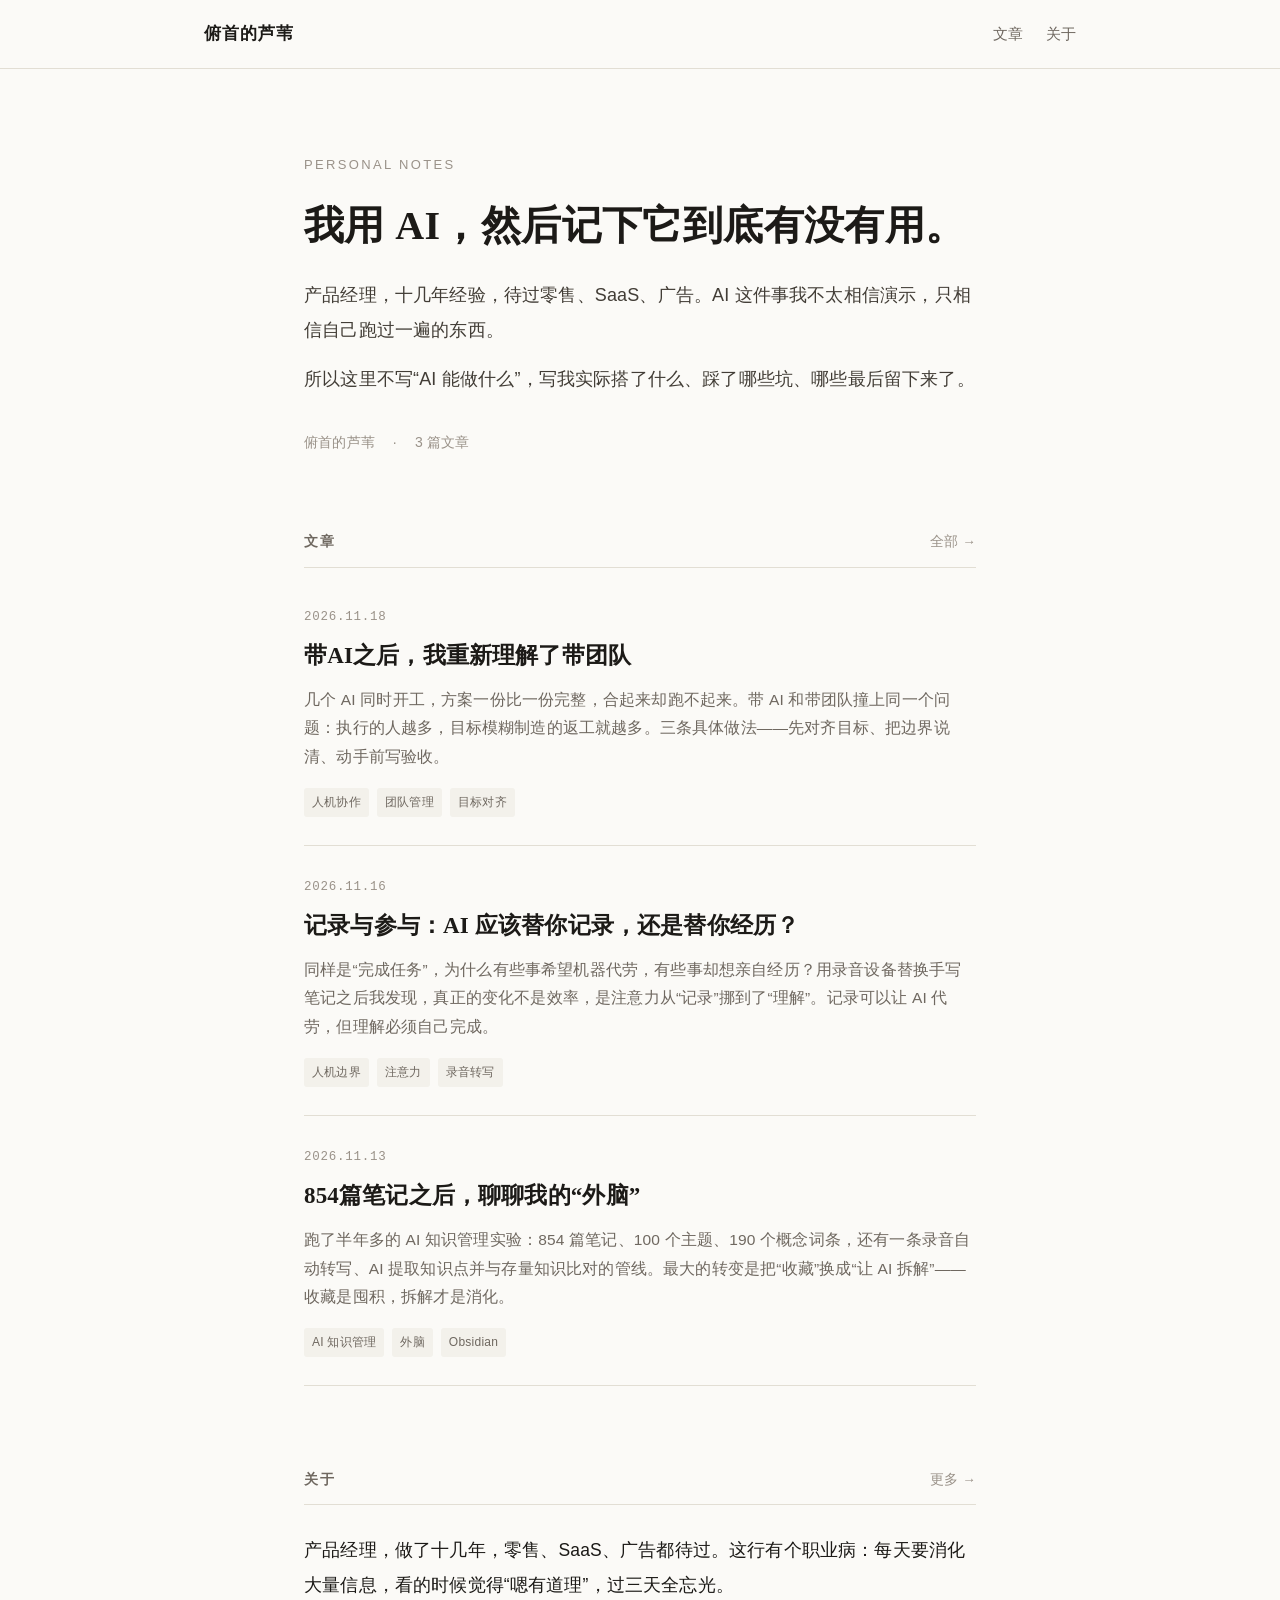
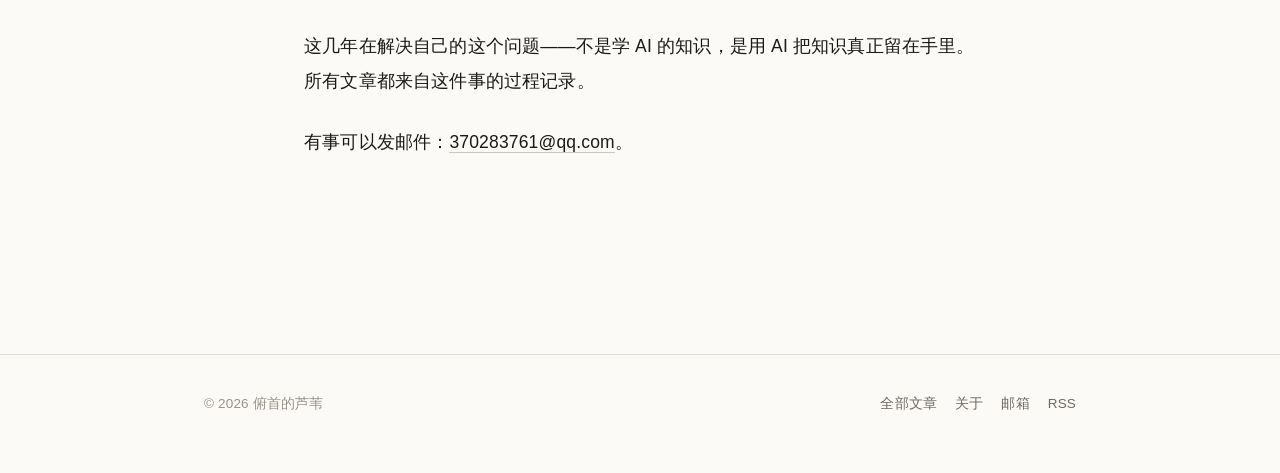
<file: index.html>
<!DOCTYPE html>
<html lang="zh-CN">
<head>
<meta charset="utf-8">
<meta name="viewport" content="width=device-width, initial-scale=1">
<title>俯首的芦苇｜一个产品经理的 AI 使用记录</title>
<meta name="description" content="俯首的芦苇，产品经理，十几年经验，待过零售、SaaS、广告。这里记录自己使用 AI 的过程：搭过什么、踩过什么坑、哪些真的留下来了。">
<meta name="author" content="俯首的芦苇">
<meta name="keywords" content="俯首的芦苇, AI使用记录, 产品经理, AI知识管理, 外脑, 人机协作">
<link rel="canonical" href="https://370283761.github.io/fushou-site/">
<meta name="robots" content="index, follow, max-image-preview:large, max-snippet:-1">

<meta property="og:type" content="website">
<meta property="og:site_name" content="俯首的芦苇">
<meta property="og:locale" content="zh_CN">
<meta property="og:title" content="俯首的芦苇｜一个产品经理的 AI 使用记录">
<meta property="og:description" content="记录自己使用 AI 的过程：搭过什么、踩过什么坑、哪些真的留下来了。">
<meta property="og:url" content="https://370283761.github.io/fushou-site/">
<meta name="twitter:card" content="summary_large_image">

<link rel="stylesheet" href="assets/style.css">
<link rel="alternate" type="application/rss+xml" title="俯首的芦苇" href="feed.xml">
<link rel="alternate" type="text/plain" title="llms.txt" href="llms.txt">

<script type="application/ld+json">
{
  "@context": "https://schema.org",
  "@graph": [
    {
      "@type": "WebSite",
      "@id": "https://370283761.github.io/fushou-site/#website",
      "url": "https://370283761.github.io/fushou-site/",
      "name": "俯首的芦苇",
      "description": "一个产品经理的 AI 使用记录。",
      "inLanguage": "zh-CN",
      "publisher": { "@id": "https://370283761.github.io/fushou-site/#person" }
    },
    {
      "@type": "Person",
      "@id": "https://370283761.github.io/fushou-site/#person",
      "name": "俯首的芦苇",
      "jobTitle": "产品经理",
      "email": "mailto:370283761@qq.com",
      "description": "产品经理，十几年经验，待过零售、SaaS、广告。关注 AI 在真实工作里的用法与边界。",
      "url": "https://370283761.github.io/fushou-site/about.html",
      "knowsAbout": ["AI 应用", "个人知识管理", "产品管理", "零售", "SaaS", "用户运营"],
      "sameAs": []
    },
    {
      "@type": "Blog",
      "@id": "https://370283761.github.io/fushou-site/#blog",
      "name": "俯首的芦苇",
      "url": "https://370283761.github.io/fushou-site/articles/",
      "inLanguage": "zh-CN",
      "author": { "@id": "https://370283761.github.io/fushou-site/#person" },
      "blogPost": [
        {
          "@type": "BlogPosting",
          "headline": "854篇笔记之后，聊聊我的“外脑”",
          "url": "https://370283761.github.io/fushou-site/articles/854-notes-external-brain.html",
          "datePublished": "2026-11-13",
          "description": "一个产品经理跑了半年多的 AI 知识管理实验。收藏是囤积，拆解才是消化。"
        },
        {
          "@type": "BlogPosting",
          "headline": "记录与参与：AI 应该替你记录，还是替你经历？",
          "url": "https://370283761.github.io/fushou-site/articles/record-and-participate.html",
          "datePublished": "2026-11-16",
          "description": "效率逻辑与参与逻辑。记录可以让 AI 代劳，但理解必须自己完成。"
        },
        {
          "@type": "BlogPosting",
          "headline": "带AI之后，我重新理解了带团队",
          "url": "https://370283761.github.io/fushou-site/articles/ai-and-teams.html",
          "datePublished": "2026-11-18",
          "description": "执行的人越多，目标模糊制造的返工就越多。把执行交出去，不等于把责任也交出去。"
        }
      ]
    }
  ]
}
</script>
</head>
<body>

<header class="site-header">
  <div class="wrap-wide inner">
    <a class="brand" href="index.html">俯首的芦苇</a>
    <nav class="nav" aria-label="主导航">
      <a href="articles/index.html">文章</a>
      <a href="about.html">关于</a>
    </nav>
  </div>
</header>

<main>

  <section class="hero">
    <div class="wrap">
      <p class="eyebrow">Personal Notes</p>
      <h1>我用 AI，然后记下它到底有没有用。</h1>
      <p class="lede">产品经理，十几年经验，待过零售、SaaS、广告。AI 这件事我不太相信演示，只相信自己跑过一遍的东西。</p>
      <p class="lede">所以这里不写“AI 能做什么”，写我实际搭了什么、踩了哪些坑、哪些最后留下来了。</p>
      <div class="meta-line">
        <span>俯首的芦苇</span>
        <span>·</span>
        <span>3 篇文章</span>
      </div>
    </div>
  </section>

  <section class="section">
    <div class="wrap">
      <div class="section-head">
        <h2>文章</h2>
        <a class="more" href="articles/index.html">全部 →</a>
      </div>

      <ul class="post-list">
        <li class="post-item">
          <a href="articles/ai-and-teams.html">
            <time class="post-date" datetime="2026-11-18">2026.11.18</time>
            <h3 class="post-title">带AI之后，我重新理解了带团队</h3>
            <p class="post-summary">几个 AI 同时开工，方案一份比一份完整，合起来却跑不起来。带 AI 和带团队撞上同一个问题：执行的人越多，目标模糊制造的返工就越多。三条具体做法——先对齐目标、把边界说清、动手前写验收。</p>
            <div class="post-tags">
              <span class="tag">人机协作</span>
              <span class="tag">团队管理</span>
              <span class="tag">目标对齐</span>
            </div>
          </a>
        </li>

        <li class="post-item">
          <a href="articles/record-and-participate.html">
            <time class="post-date" datetime="2026-11-16">2026.11.16</time>
            <h3 class="post-title">记录与参与：AI 应该替你记录，还是替你经历？</h3>
            <p class="post-summary">同样是“完成任务”，为什么有些事希望机器代劳，有些事却想亲自经历？用录音设备替换手写笔记之后我发现，真正的变化不是效率，是注意力从“记录”挪到了“理解”。记录可以让 AI 代劳，但理解必须自己完成。</p>
            <div class="post-tags">
              <span class="tag">人机边界</span>
              <span class="tag">注意力</span>
              <span class="tag">录音转写</span>
            </div>
          </a>
        </li>

        <li class="post-item">
          <a href="articles/854-notes-external-brain.html">
            <time class="post-date" datetime="2026-11-13">2026.11.13</time>
            <h3 class="post-title">854篇笔记之后，聊聊我的“外脑”</h3>
            <p class="post-summary">跑了半年多的 AI 知识管理实验：854 篇笔记、100 个主题、190 个概念词条，还有一条录音自动转写、AI 提取知识点并与存量知识比对的管线。最大的转变是把“收藏”换成“让 AI 拆解”——收藏是囤积，拆解才是消化。</p>
            <div class="post-tags">
              <span class="tag">AI 知识管理</span>
              <span class="tag">外脑</span>
              <span class="tag">Obsidian</span>
            </div>
          </a>
        </li>
      </ul>
    </div>
  </section>

  <section class="section">
    <div class="wrap">
      <div class="section-head">
        <h2>关于</h2>
        <a class="more" href="about.html">更多 →</a>
      </div>
      <div class="prose" style="margin-top:28px;">
        <p>产品经理，做了十几年，零售、SaaS、广告都待过。这行有个职业病：每天要消化大量信息，看的时候觉得“嗯有道理”，过三天全忘光。</p>
        <p>这几年在解决自己的这个问题——不是学 AI 的知识，是用 AI 把知识真正留在手里。所有文章都来自这件事的过程记录。</p>
        <p>有事可以发邮件：<a href="mailto:370283761@qq.com">370283761@qq.com</a>。</p>
      </div>
    </div>
  </section>

</main>

<footer class="site-footer">
  <div class="wrap-wide inner">
    <span>© 2026 俯首的芦苇</span>
    <span class="links">
      <a href="articles/index.html">全部文章</a>
      <a href="about.html">关于</a>
      <a href="mailto:370283761@qq.com">邮箱</a>
      <a href="feed.xml">RSS</a>
    </span>
  </div>
</footer>

</body>
</html>
</file>
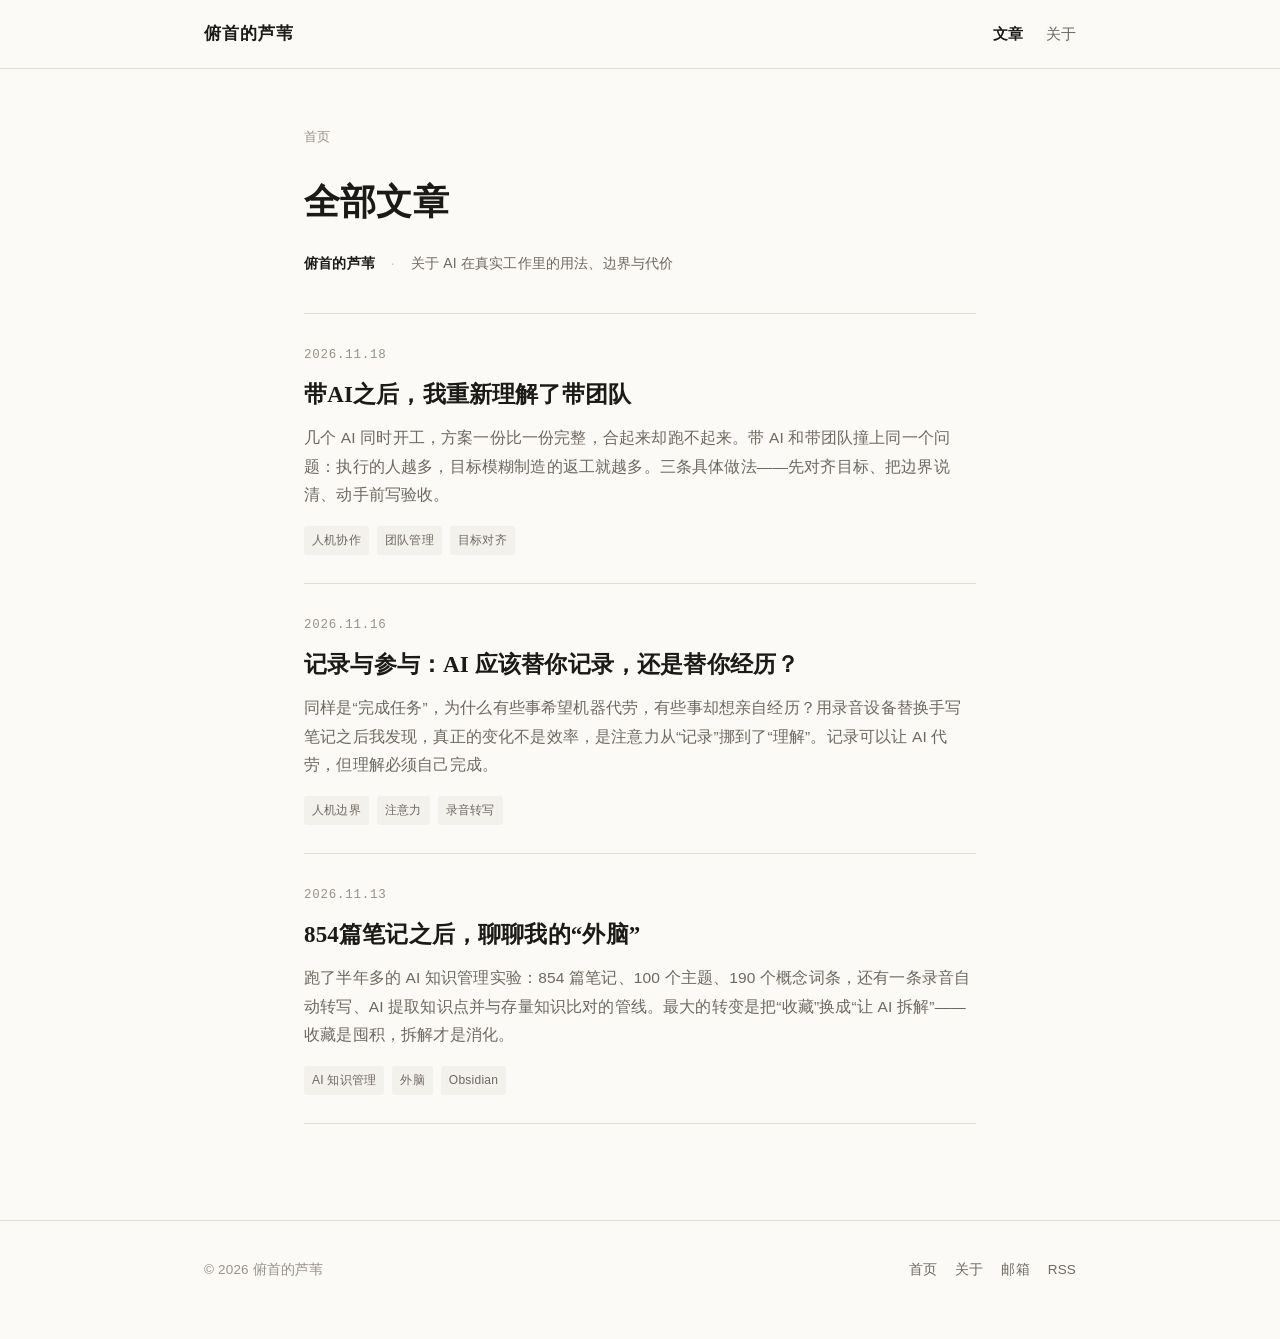
<file: articles/index.html>
<!DOCTYPE html>
<html lang="zh-CN">
<head>
<meta charset="utf-8">
<meta name="viewport" content="width=device-width, initial-scale=1">
<title>全部文章｜俯首的芦苇</title>
<meta name="description" content="俯首的芦苇的全部文章。关于 AI 在真实工作里的用法、边界与代价。">
<meta name="author" content="俯首的芦苇">
<link rel="canonical" href="https://370283761.github.io/fushou-site/articles/">
<meta name="robots" content="index, follow, max-snippet:-1">

<meta property="og:type" content="website">
<meta property="og:site_name" content="俯首的芦苇">
<meta property="og:locale" content="zh_CN">
<meta property="og:title" content="全部文章｜俯首的芦苇">
<meta property="og:description" content="关于 AI 在真实工作里的用法、边界与代价。">
<meta property="og:url" content="https://370283761.github.io/fushou-site/articles/">

<link rel="stylesheet" href="../assets/style.css">
<link rel="alternate" type="application/rss+xml" title="俯首的芦苇" href="../feed.xml">

<script type="application/ld+json">
{
  "@context": "https://schema.org",
  "@type": "CollectionPage",
  "name": "全部文章",
  "url": "https://370283761.github.io/fushou-site/articles/",
  "inLanguage": "zh-CN",
  "isPartOf": { "@type": "WebSite", "name": "俯首的芦苇", "url": "https://370283761.github.io/fushou-site/" },
  "mainEntity": {
    "@type": "ItemList",
    "itemListElement": [
      {
        "@type": "ListItem",
        "position": 1,
        "url": "https://370283761.github.io/fushou-site/articles/ai-and-teams.html",
        "name": "带AI之后，我重新理解了带团队"
      },
      {
        "@type": "ListItem",
        "position": 2,
        "url": "https://370283761.github.io/fushou-site/articles/record-and-participate.html",
        "name": "记录与参与：AI 应该替你记录，还是替你经历？"
      },
      {
        "@type": "ListItem",
        "position": 3,
        "url": "https://370283761.github.io/fushou-site/articles/854-notes-external-brain.html",
        "name": "854篇笔记之后，聊聊我的“外脑”"
      }
    ]
  }
}
</script>
</head>
<body>

<header class="site-header">
  <div class="wrap-wide inner">
    <a class="brand" href="../index.html">俯首的芦苇</a>
    <nav class="nav" aria-label="主导航">
      <a href="index.html" aria-current="page">文章</a>
      <a href="../about.html">关于</a>
    </nav>
  </div>
</header>

<main>
  <div class="wrap">
    <div class="article-head">
      <div class="crumb"><a href="../index.html">首页</a></div>
      <h1>全部文章</h1>
      <div class="byline"><span class="author">俯首的芦苇</span><span class="dot">·</span><span>关于 AI 在真实工作里的用法、边界与代价</span></div>
    </div>

    <ul class="post-list">
      <li class="post-item">
        <a href="ai-and-teams.html">
          <time class="post-date" datetime="2026-11-18">2026.11.18</time>
          <h2 class="post-title">带AI之后，我重新理解了带团队</h2>
          <p class="post-summary">几个 AI 同时开工，方案一份比一份完整，合起来却跑不起来。带 AI 和带团队撞上同一个问题：执行的人越多，目标模糊制造的返工就越多。三条具体做法——先对齐目标、把边界说清、动手前写验收。</p>
          <div class="post-tags">
            <span class="tag">人机协作</span>
            <span class="tag">团队管理</span>
            <span class="tag">目标对齐</span>
          </div>
        </a>
      </li>

      <li class="post-item">
        <a href="record-and-participate.html">
          <time class="post-date" datetime="2026-11-16">2026.11.16</time>
          <h2 class="post-title">记录与参与：AI 应该替你记录，还是替你经历？</h2>
          <p class="post-summary">同样是“完成任务”，为什么有些事希望机器代劳，有些事却想亲自经历？用录音设备替换手写笔记之后我发现，真正的变化不是效率，是注意力从“记录”挪到了“理解”。记录可以让 AI 代劳，但理解必须自己完成。</p>
          <div class="post-tags">
            <span class="tag">人机边界</span>
            <span class="tag">注意力</span>
            <span class="tag">录音转写</span>
          </div>
        </a>
      </li>

      <li class="post-item">
        <a href="854-notes-external-brain.html">
          <time class="post-date" datetime="2026-11-13">2026.11.13</time>
          <h2 class="post-title">854篇笔记之后，聊聊我的“外脑”</h2>
          <p class="post-summary">跑了半年多的 AI 知识管理实验：854 篇笔记、100 个主题、190 个概念词条，还有一条录音自动转写、AI 提取知识点并与存量知识比对的管线。最大的转变是把“收藏”换成“让 AI 拆解”——收藏是囤积，拆解才是消化。</p>
          <div class="post-tags">
            <span class="tag">AI 知识管理</span>
            <span class="tag">外脑</span>
            <span class="tag">Obsidian</span>
          </div>
        </a>
      </li>
    </ul>
  </div>
</main>

<footer class="site-footer">
  <div class="wrap-wide inner">
    <span>© 2026 俯首的芦苇</span>
    <span class="links">
      <a href="../index.html">首页</a>
      <a href="../about.html">关于</a>
      <a href="mailto:370283761@qq.com">邮箱</a>
      <a href="../feed.xml">RSS</a>
    </span>
  </div>
</footer>

</body>
</html>
</file>
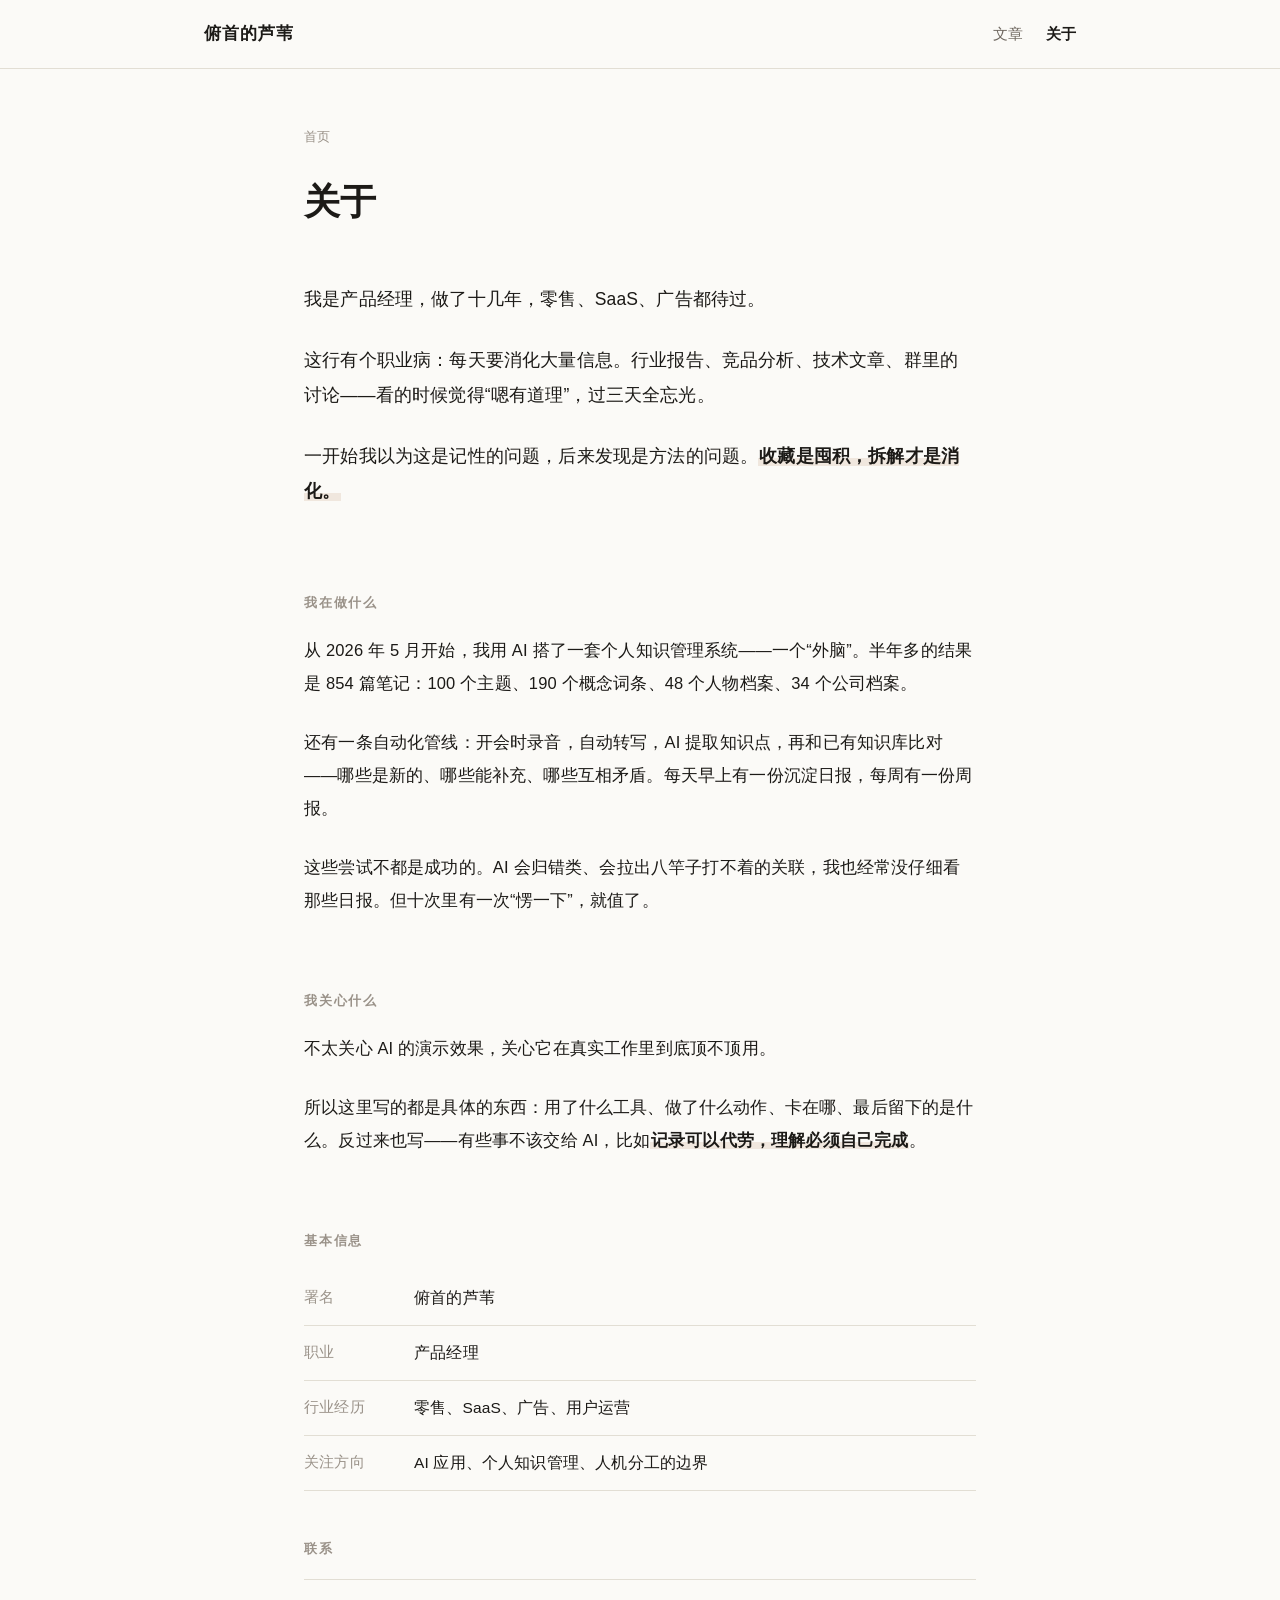
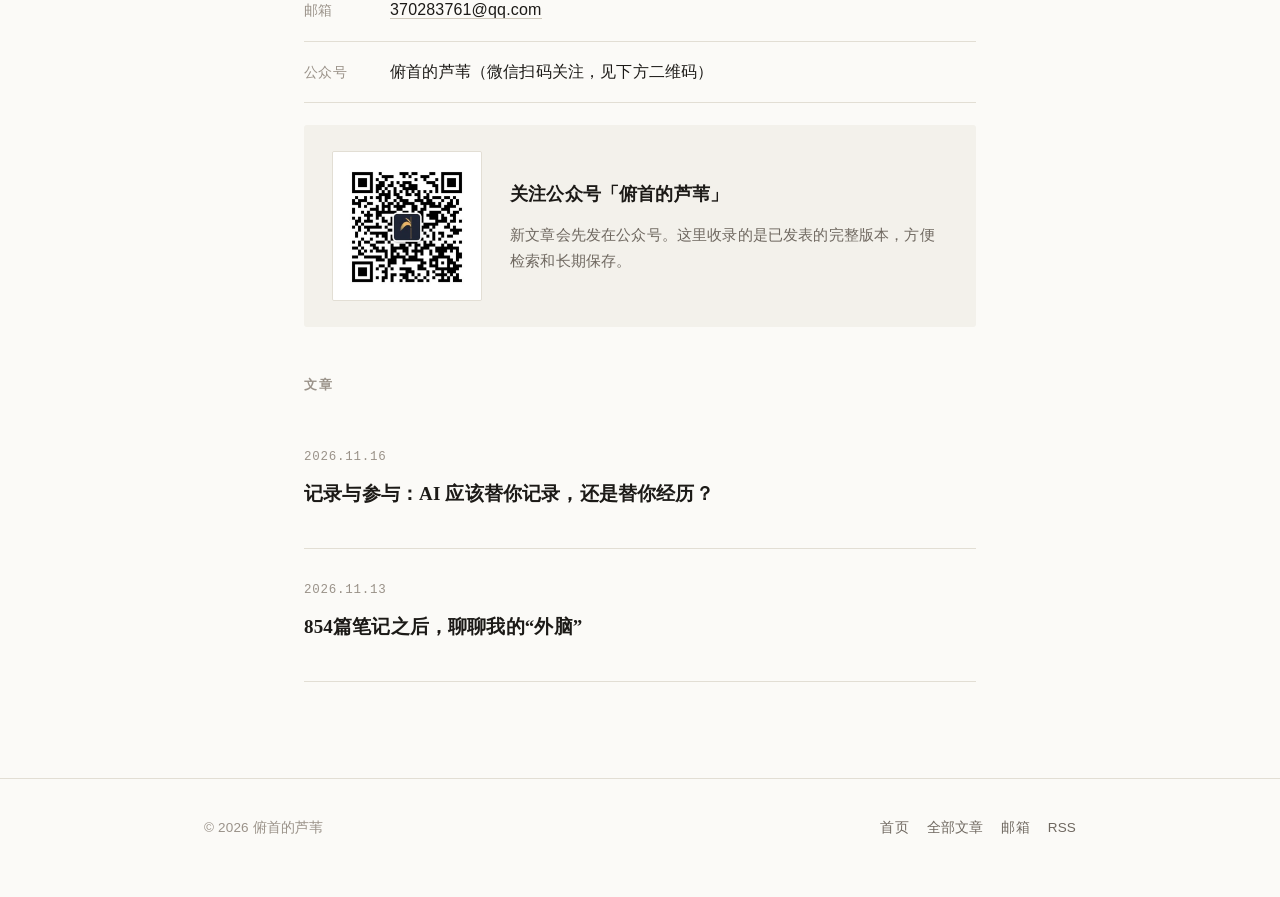
<file: about.html>
<!DOCTYPE html>
<html lang="zh-CN">
<head>
<meta charset="utf-8">
<meta name="viewport" content="width=device-width, initial-scale=1">
<title>关于｜俯首的芦苇</title>
<meta name="description" content="俯首的芦苇，产品经理，十几年经验，待过零售、SaaS、广告。记录自己使用 AI 的过程：搭过什么、踩过什么坑、哪些真的留下来了。">
<meta name="author" content="俯首的芦苇">
<link rel="canonical" href="https://370283761.github.io/fushou-site/about.html">
<meta name="robots" content="index, follow">

<meta property="og:type" content="profile">
<meta property="og:site_name" content="俯首的芦苇">
<meta property="og:locale" content="zh_CN">
<meta property="og:title" content="关于｜俯首的芦苇">
<meta property="og:description" content="产品经理，十几年经验。记录自己使用 AI 的过程。">
<meta property="og:url" content="https://370283761.github.io/fushou-site/about.html">

<link rel="stylesheet" href="assets/style.css">
<link rel="alternate" type="application/rss+xml" title="俯首的芦苇" href="feed.xml">

<script type="application/ld+json">
{
  "@context": "https://schema.org",
  "@type": "AboutPage",
  "url": "https://370283761.github.io/fushou-site/about.html",
  "inLanguage": "zh-CN",
  "mainEntity": {
    "@type": "Person",
    "name": "俯首的芦苇",
    "jobTitle": "产品经理",
    "email": "mailto:370283761@qq.com",
    "description": "产品经理，十几年经验，待过零售、SaaS、广告。关注 AI 在真实工作里的用法与边界，长期做个人知识管理实验。",
    "knowsAbout": ["AI 应用", "个人知识管理", "产品管理", "零售", "SaaS", "用户运营"],
    "url": "https://370283761.github.io/fushou-site/about.html"
  }
}
</script>
</head>
<body>

<header class="site-header">
  <div class="wrap-wide inner">
    <a class="brand" href="index.html">俯首的芦苇</a>
    <nav class="nav" aria-label="主导航">
      <a href="articles/index.html">文章</a>
      <a href="about.html" aria-current="page">关于</a>
    </nav>
  </div>
</header>

<main>
  <div class="wrap">

    <div class="article-head" style="border-bottom:0;padding-bottom:8px;">
      <div class="crumb"><a href="index.html">首页</a></div>
      <h1>关于</h1>
    </div>

    <div class="prose" style="margin-top:24px;">
      <p>我是产品经理，做了十几年，零售、SaaS、广告都待过。</p>
      <p>这行有个职业病：每天要消化大量信息。行业报告、竞品分析、技术文章、群里的讨论——看的时候觉得“嗯有道理”，过三天全忘光。</p>
      <p>一开始我以为这是记性的问题，后来发现是方法的问题。<strong>收藏是囤积，拆解才是消化。</strong></p>
    </div>

    <section class="about-section">
      <h2>我在做什么</h2>
      <div class="prose" style="font-size:16.5px;">
        <p>从 2026 年 5 月开始，我用 AI 搭了一套个人知识管理系统——一个“外脑”。半年多的结果是 854 篇笔记：100 个主题、190 个概念词条、48 个人物档案、34 个公司档案。</p>
        <p>还有一条自动化管线：开会时录音，自动转写，AI 提取知识点，再和已有知识库比对——哪些是新的、哪些能补充、哪些互相矛盾。每天早上有一份沉淀日报，每周有一份周报。</p>
        <p>这些尝试不都是成功的。AI 会归错类、会拉出八竿子打不着的关联，我也经常没仔细看那些日报。但十次里有一次“愣一下”，就值了。</p>
      </div>
    </section>

    <section class="about-section">
      <h2>我关心什么</h2>
      <div class="prose" style="font-size:16.5px;">
        <p>不太关心 AI 的演示效果，关心它在真实工作里到底顶不顶用。</p>
        <p>所以这里写的都是具体的东西：用了什么工具、做了什么动作、卡在哪、最后留下的是什么。反过来也写——有些事不该交给 AI，比如<strong>记录可以代劳，理解必须自己完成</strong>。</p>
      </div>
    </section>

    <section class="about-section">
      <h2>基本信息</h2>
      <table class="fact-table">
        <tbody>
          <tr>
            <th>署名</th>
            <td>俯首的芦苇</td>
          </tr>
          <tr>
            <th>职业</th>
            <td>产品经理</td>
          </tr>
          <tr>
            <th>行业经历</th>
            <td>零售、SaaS、广告、用户运营</td>
          </tr>
          <tr>
            <th>关注方向</th>
            <td>AI 应用、个人知识管理、人机分工的边界</td>
          </tr>
        </tbody>
      </table>
    </section>

    <section class="about-section">
      <h2>联系</h2>
      <ul class="contact-list">
        <li>
          <span class="k">邮箱</span>
          <span class="v"><a href="mailto:370283761@qq.com">370283761@qq.com</a></span>
        </li>
        <li>
          <span class="k">公众号</span>
          <span class="v">俯首的芦苇（微信扫码关注，见下方二维码）</span>
        </li>
      </ul>

      <div class="qr-card">
        <img src="assets/wechat-qr.png" alt="俯首的芦苇 微信公众号二维码" width="150" height="150">
        <div class="qr-text">
          <h3>关注公众号「俯首的芦苇」</h3>
          <p>新文章会先发在公众号。这里收录的是已发表的完整版本，方便检索和长期保存。</p>
        </div>
      </div>
    </section>

    <section class="about-section">
      <h2>文章</h2>
      <ul class="post-list" style="margin-top:8px;">
        <li class="post-item">
          <a href="articles/record-and-participate.html">
            <time class="post-date" datetime="2026-11-16">2026.11.16</time>
            <h3 class="post-title" style="font-size:19px;">记录与参与：AI 应该替你记录，还是替你经历？</h3>
          </a>
        </li>
        <li class="post-item">
          <a href="articles/854-notes-external-brain.html">
            <time class="post-date" datetime="2026-11-13">2026.11.13</time>
            <h3 class="post-title" style="font-size:19px;">854篇笔记之后，聊聊我的“外脑”</h3>
          </a>
        </li>
      </ul>
    </section>

  </div>
</main>

<footer class="site-footer">
  <div class="wrap-wide inner">
    <span>© 2026 俯首的芦苇</span>
    <span class="links">
      <a href="index.html">首页</a>
      <a href="articles/index.html">全部文章</a>
      <a href="mailto:370283761@qq.com">邮箱</a>
      <a href="feed.xml">RSS</a>
    </span>
  </div>
</footer>

</body>
</html>
</file>
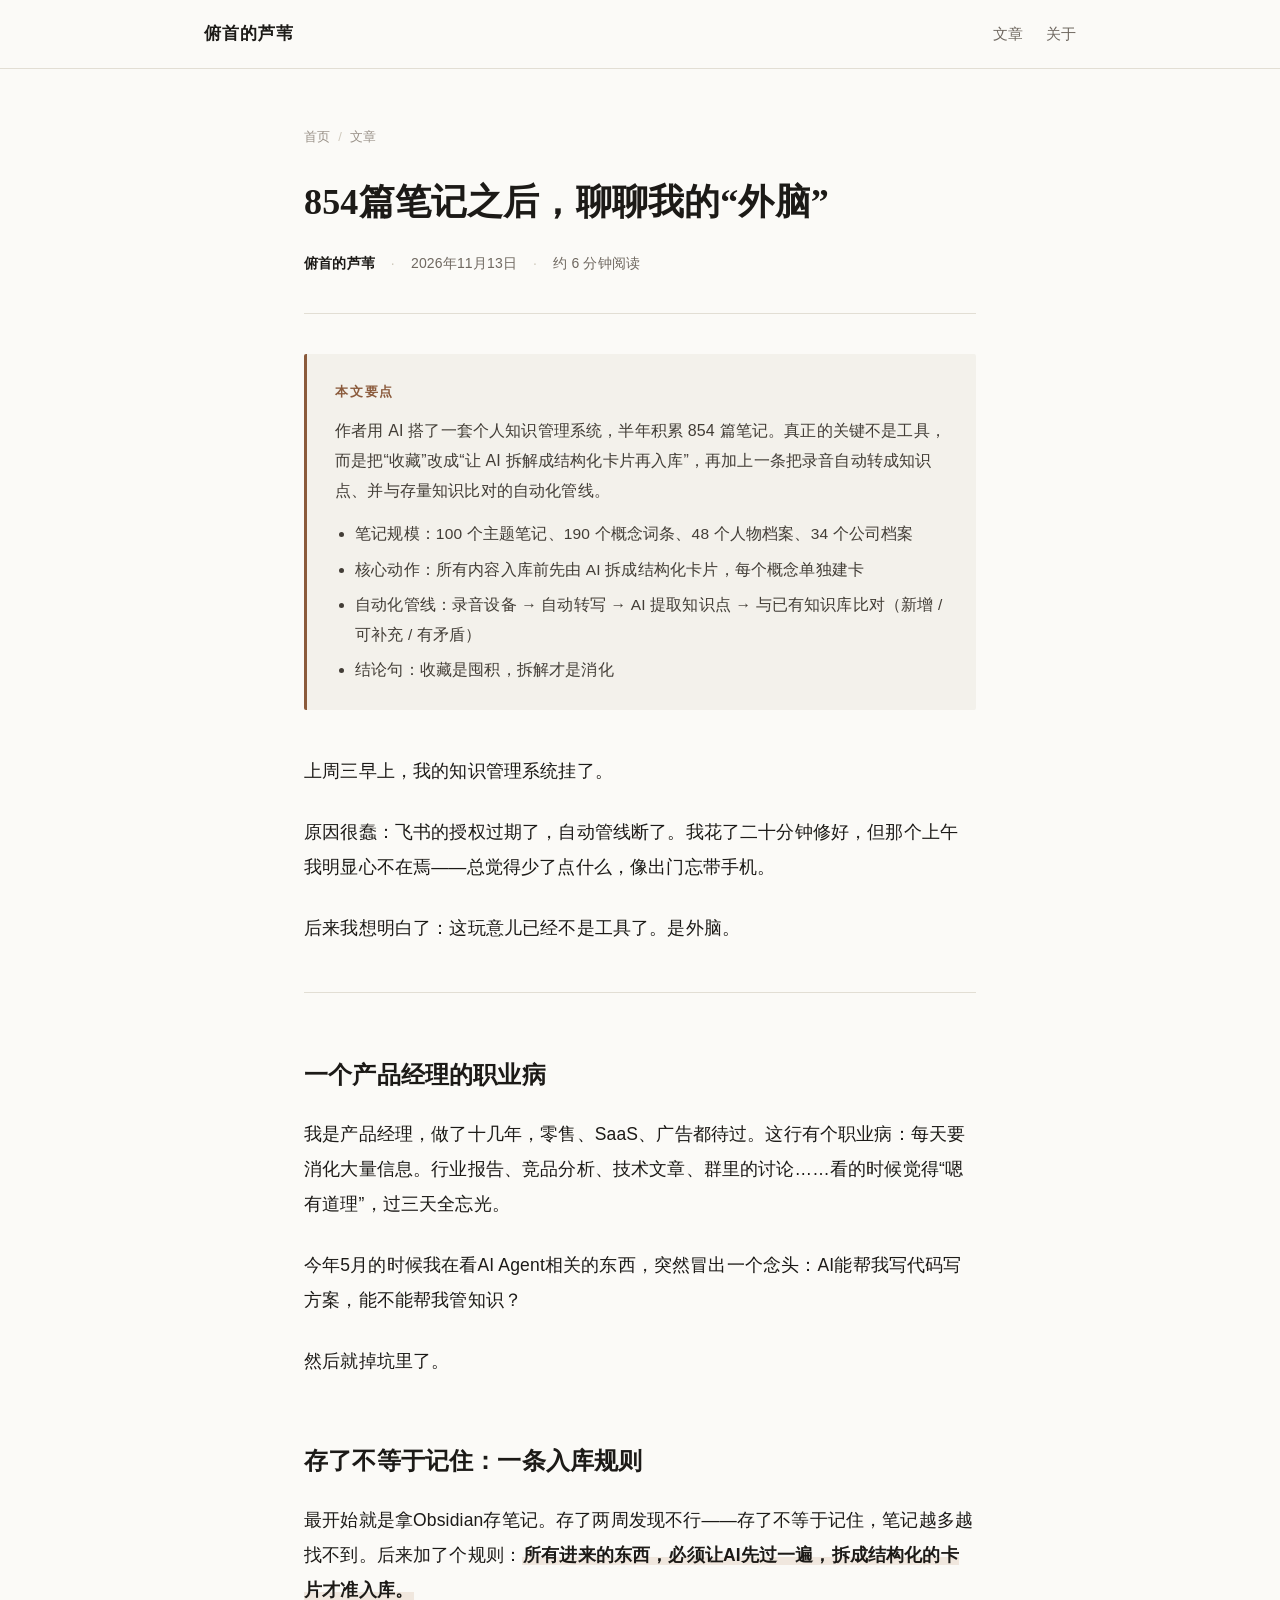
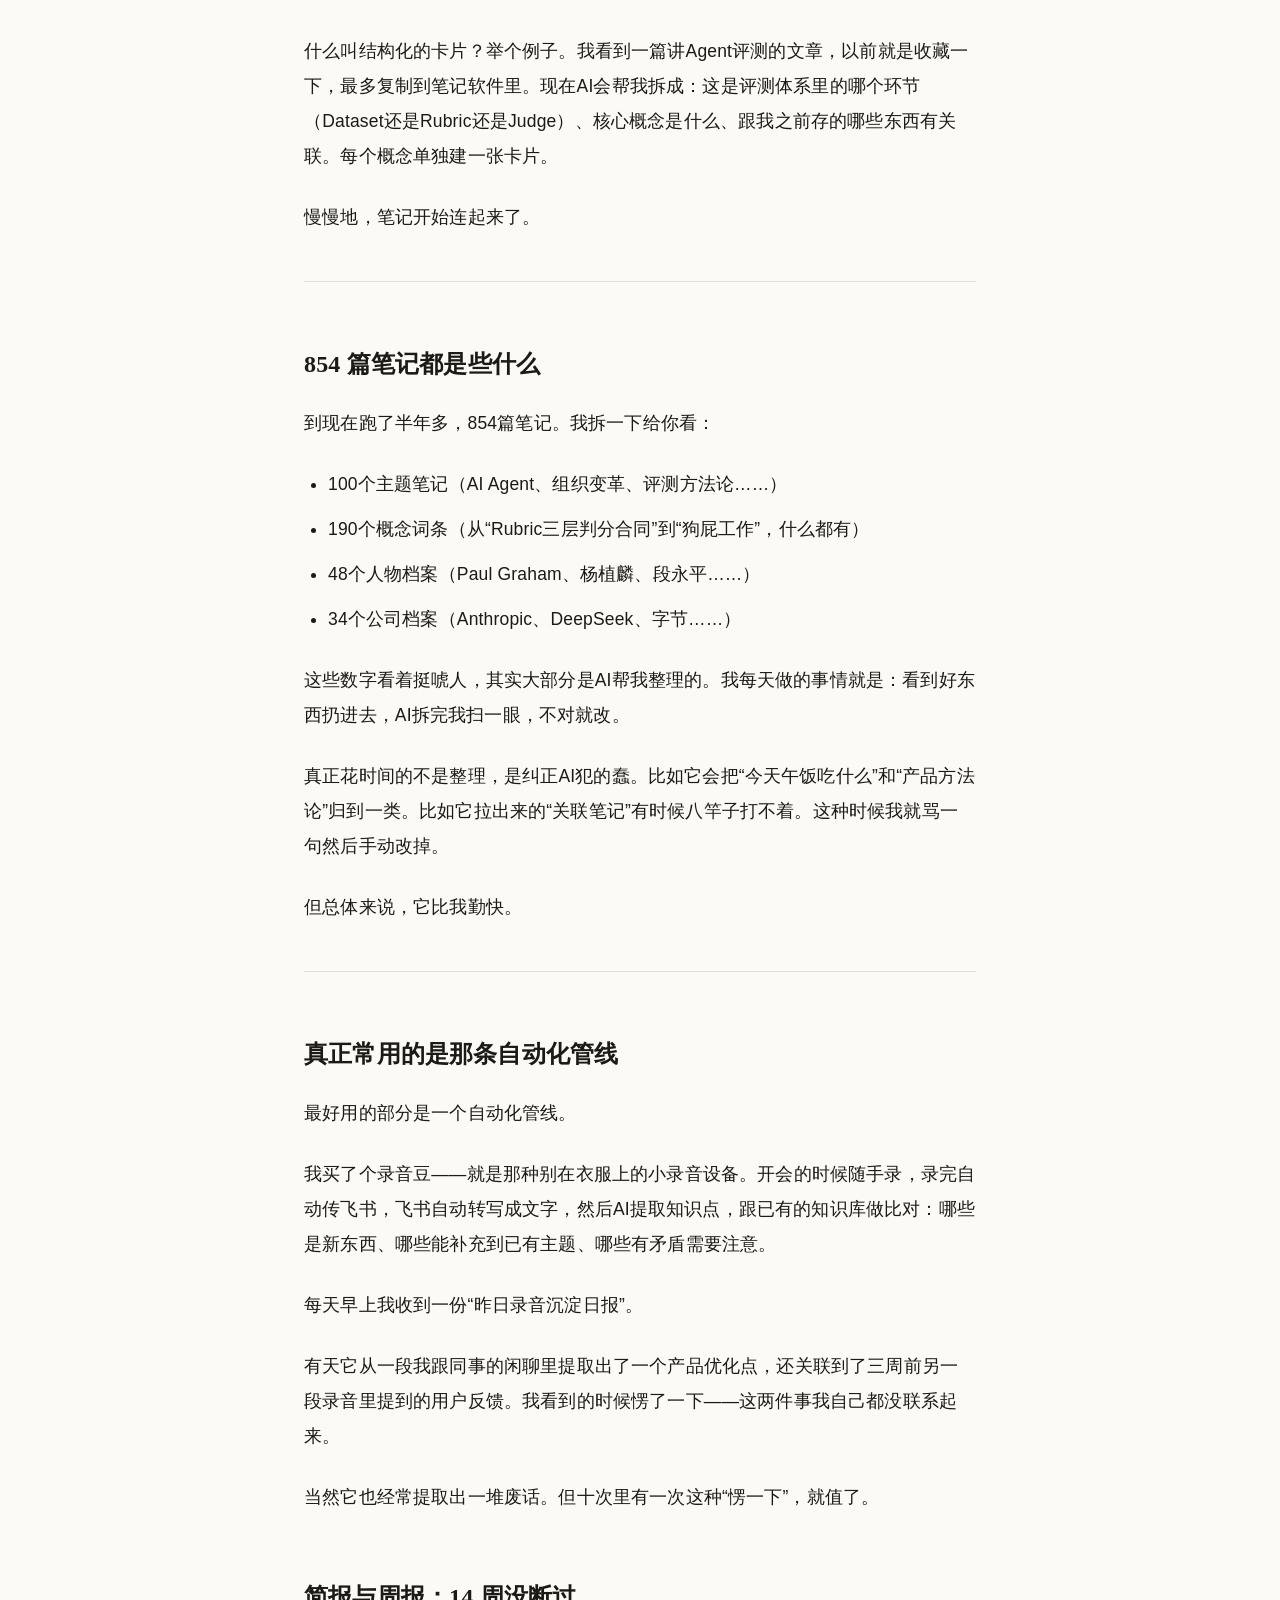
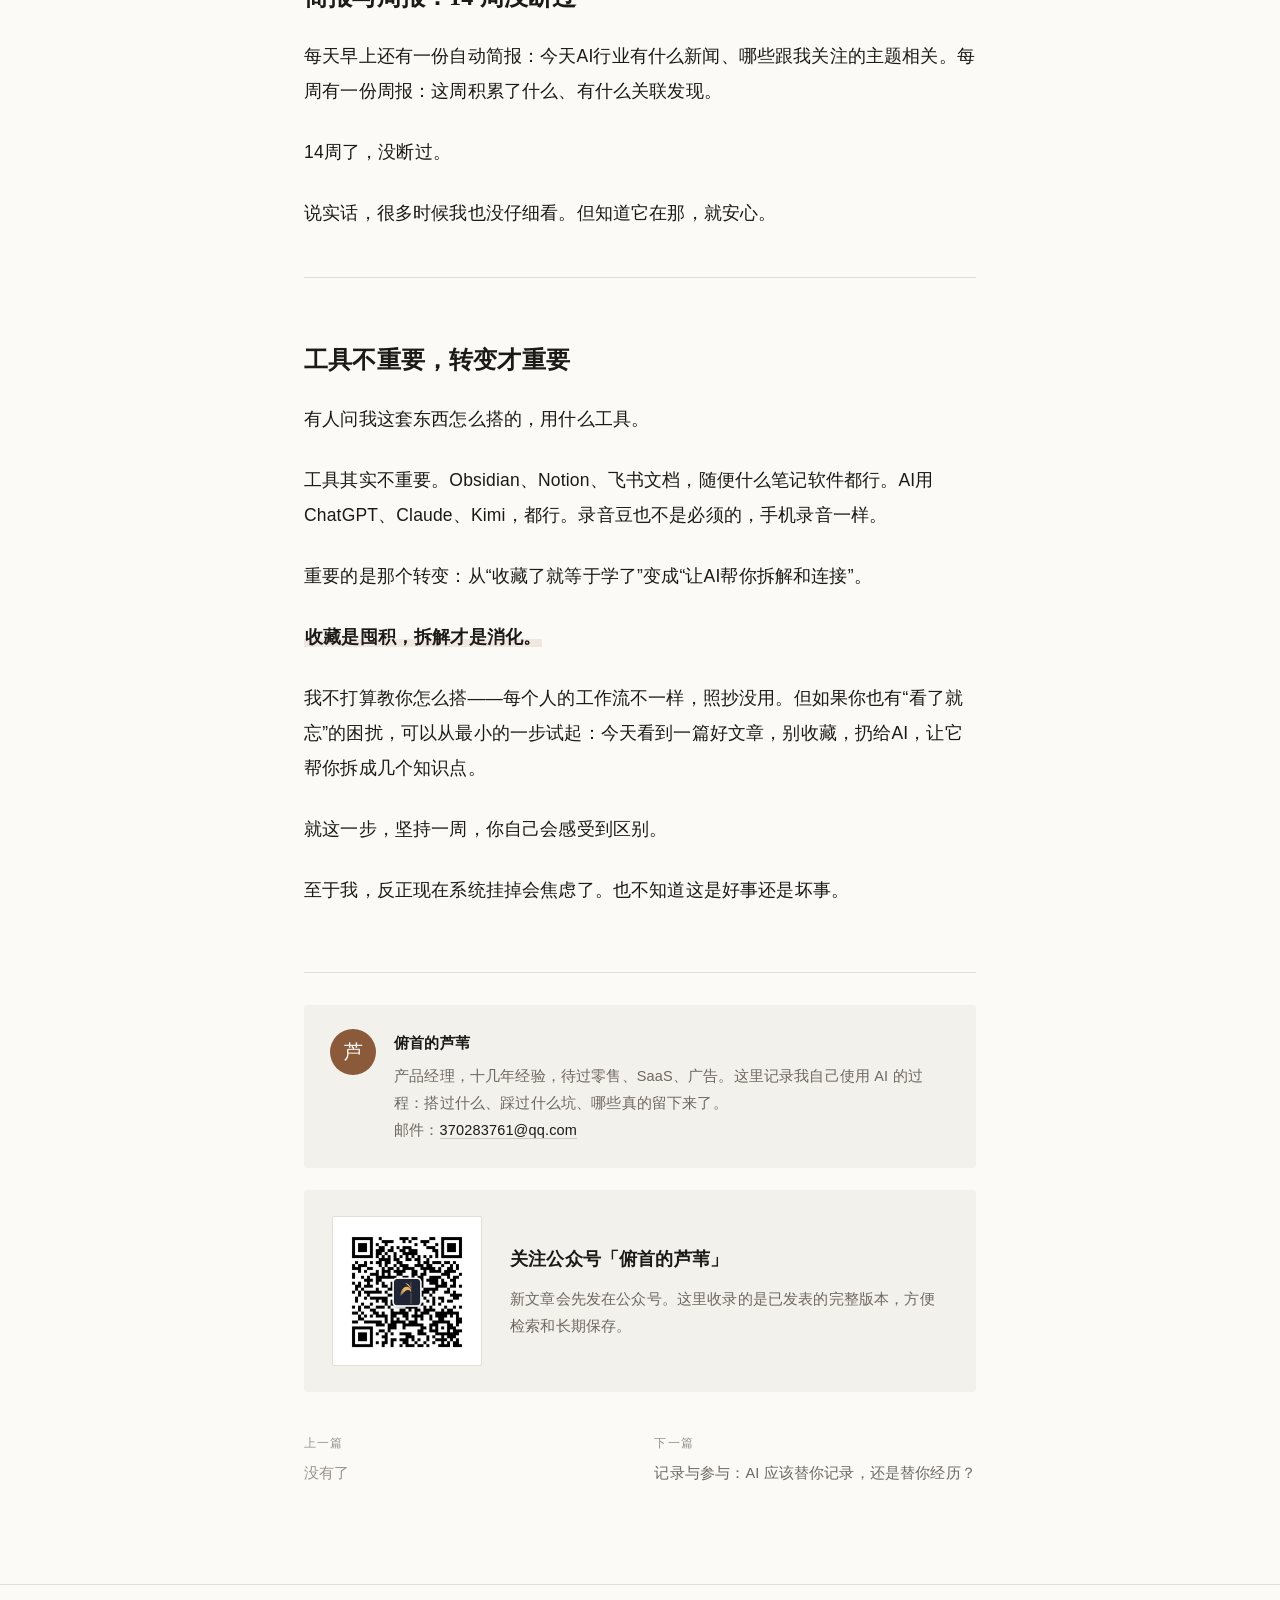
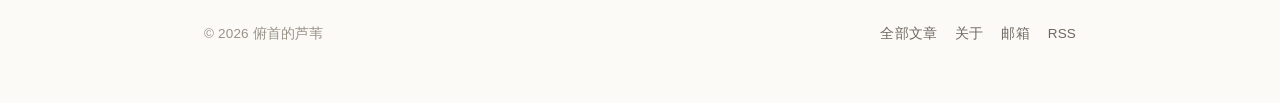
<file: articles/854-notes-external-brain.html>
<!DOCTYPE html>
<html lang="zh-CN">
<head>
<meta charset="utf-8">
<meta name="viewport" content="width=device-width, initial-scale=1">
<title>854篇笔记之后，聊聊我的“外脑”｜俯首的芦苇</title>
<meta name="description" content="一个产品经理跑了半年多的AI知识管理实验：854篇笔记、100个主题、190个概念词条，以及一条录音自动转写、AI提取知识点并与存量知识库比对关联的管线。核心结论是：收藏是囤积，拆解才是消化。">
<meta name="author" content="俯首的芦苇">
<meta name="keywords" content="AI知识管理, 外脑, Obsidian, 第二大脑, 笔记方法, 录音转写, 知识库, AI Agent, 知识卡片, 个人知识管理">
<link rel="canonical" href="https://370283761.github.io/fushou-site/articles/854-notes-external-brain.html">
<meta name="robots" content="index, follow, max-image-preview:large, max-snippet:-1">

<meta property="og:type" content="article">
<meta property="og:site_name" content="俯首的芦苇">
<meta property="og:locale" content="zh_CN">
<meta property="og:title" content="854篇笔记之后，聊聊我的“外脑”">
<meta property="og:description" content="一个产品经理跑了半年多的AI知识管理实验：854篇笔记，以及一条自动提取知识点并做关联的管线。收藏是囤积，拆解才是消化。">
<meta property="og:url" content="https://370283761.github.io/fushou-site/articles/854-notes-external-brain.html">
<meta property="article:published_time" content="2026-11-13">
<meta property="article:author" content="俯首的芦苇">
<meta name="twitter:card" content="summary_large_image">
<meta name="twitter:title" content="854篇笔记之后，聊聊我的“外脑”">
<meta name="twitter:description" content="收藏是囤积，拆解才是消化。">

<link rel="stylesheet" href="../assets/style.css">
<link rel="alternate" type="application/rss+xml" title="俯首的芦苇" href="../feed.xml">
<link rel="alternate" type="text/plain" title="llms.txt" href="../llms.txt">

<script type="application/ld+json">
{
  "@context": "https://schema.org",
  "@graph": [
    {
      "@type": "BlogPosting",
      "@id": "https://370283761.github.io/fushou-site/articles/854-notes-external-brain.html#article",
      "headline": "854篇笔记之后，聊聊我的“外脑”",
      "description": "一个产品经理跑了半年多的AI知识管理实验：854篇笔记、100个主题、190个概念词条，以及一条录音自动转写、AI提取知识点并与存量知识库比对关联的管线。",
      "inLanguage": "zh-CN",
      "datePublished": "2026-11-13",
      "dateModified": "2026-11-13",
      "wordCount": 1529,
      "author": {
        "@type": "Person",
        "name": "俯首的芦苇",
        "jobTitle": "产品经理",
        "url": "https://370283761.github.io/fushou-site/about.html"
      },
      "publisher": {
        "@type": "Organization",
        "name": "俯首的芦苇",
        "url": "https://370283761.github.io/fushou-site/"
      },
      "mainEntityOfPage": "https://370283761.github.io/fushou-site/articles/854-notes-external-brain.html",
      "keywords": ["AI知识管理", "外脑", "Obsidian", "第二大脑", "知识卡片", "录音转写", "AI Agent"],
      "about": [
        { "@type": "Thing", "name": "个人知识管理" },
        { "@type": "Thing", "name": "AI 辅助知识沉淀" }
      ],
      "isPartOf": { "@id": "https://370283761.github.io/fushou-site/#blog" }
    },
    {
      "@type": "BreadcrumbList",
      "itemListElement": [
        { "@type": "ListItem", "position": 1, "name": "首页", "item": "https://370283761.github.io/fushou-site/" },
        { "@type": "ListItem", "position": 2, "name": "文章", "item": "https://370283761.github.io/fushou-site/articles/" },
        { "@type": "ListItem", "position": 3, "name": "854篇笔记之后，聊聊我的“外脑”" }
      ]
    }
  ]
}
</script>
</head>
<body>

<header class="site-header">
  <div class="wrap-wide inner">
    <a class="brand" href="../index.html">俯首的芦苇</a>
    <nav class="nav" aria-label="主导航">
      <a href="index.html">文章</a>
      <a href="../about.html">关于</a>
    </nav>
  </div>
</header>

<main>
  <div class="wrap">
    <article>

      <header class="article-head">
        <div class="crumb">
          <a href="../index.html">首页</a><span class="sep">/</span><a href="index.html">文章</a>
        </div>
        <h1>854篇笔记之后，聊聊我的“外脑”</h1>
        <div class="byline">
          <span class="author">俯首的芦苇</span>
          <span class="dot">·</span>
          <time datetime="2026-11-13">2026年11月13日</time>
          <span class="dot">·</span>
          <span>约 6 分钟阅读</span>
        </div>
      </header>

      <div class="summary-card">
        <h2>本文要点</h2>
        <p>作者用 AI 搭了一套个人知识管理系统，半年积累 854 篇笔记。真正的关键不是工具，而是把“收藏”改成“让 AI 拆解成结构化卡片再入库”，再加上一条把录音自动转成知识点、并与存量知识比对的自动化管线。</p>
        <ul>
          <li>笔记规模：100 个主题笔记、190 个概念词条、48 个人物档案、34 个公司档案</li>
          <li>核心动作：所有内容入库前先由 AI 拆成结构化卡片，每个概念单独建卡</li>
          <li>自动化管线：录音设备 → 自动转写 → AI 提取知识点 → 与已有知识库比对（新增 / 可补充 / 有矛盾）</li>
          <li>结论句：收藏是囤积，拆解才是消化</li>
        </ul>
      </div>

      <div class="prose">

        <p>上周三早上，我的知识管理系统挂了。</p>

        <p>原因很蠢：飞书的授权过期了，自动管线断了。我花了二十分钟修好，但那个上午我明显心不在焉——总觉得少了点什么，像出门忘带手机。</p>

        <p>后来我想明白了：这玩意儿已经不是工具了。是外脑。</p>

        <hr>

        <h2>一个产品经理的职业病</h2>

        <p>我是产品经理，做了十几年，零售、SaaS、广告都待过。这行有个职业病：每天要消化大量信息。行业报告、竞品分析、技术文章、群里的讨论……看的时候觉得“嗯有道理”，过三天全忘光。</p>

        <p>今年5月的时候我在看AI Agent相关的东西，突然冒出一个念头：AI能帮我写代码写方案，能不能帮我管知识？</p>

        <p>然后就掉坑里了。</p>

        <h2>存了不等于记住：一条入库规则</h2>

        <p>最开始就是拿Obsidian存笔记。存了两周发现不行——存了不等于记住，笔记越多越找不到。后来加了个规则：<strong>所有进来的东西，必须让AI先过一遍，拆成结构化的卡片才准入库。</strong></p>

        <p>什么叫结构化的卡片？举个例子。我看到一篇讲Agent评测的文章，以前就是收藏一下，最多复制到笔记软件里。现在AI会帮我拆成：这是评测体系里的哪个环节（Dataset还是Rubric还是Judge）、核心概念是什么、跟我之前存的哪些东西有关联。每个概念单独建一张卡片。</p>

        <p>慢慢地，笔记开始连起来了。</p>

        <hr>

        <h2>854 篇笔记都是些什么</h2>

        <p>到现在跑了半年多，854篇笔记。我拆一下给你看：</p>

        <ul>
          <li>100个主题笔记（AI Agent、组织变革、评测方法论……）</li>
          <li>190个概念词条（从“Rubric三层判分合同”到“狗屁工作”，什么都有）</li>
          <li>48个人物档案（Paul Graham、杨植麟、段永平……）</li>
          <li>34个公司档案（Anthropic、DeepSeek、字节……）</li>
        </ul>

        <p>这些数字看着挺唬人，其实大部分是AI帮我整理的。我每天做的事情就是：看到好东西扔进去，AI拆完我扫一眼，不对就改。</p>

        <p>真正花时间的不是整理，是纠正AI犯的蠢。比如它会把“今天午饭吃什么”和“产品方法论”归到一类。比如它拉出来的“关联笔记”有时候八竿子打不着。这种时候我就骂一句然后手动改掉。</p>

        <p>但总体来说，它比我勤快。</p>

        <hr>

        <h2>真正常用的是那条自动化管线</h2>

        <p>最好用的部分是一个自动化管线。</p>

        <p>我买了个录音豆——就是那种别在衣服上的小录音设备。开会的时候随手录，录完自动传飞书，飞书自动转写成文字，然后AI提取知识点，跟已有的知识库做比对：哪些是新东西、哪些能补充到已有主题、哪些有矛盾需要注意。</p>

        <p>每天早上我收到一份“昨日录音沉淀日报”。</p>

        <p>有天它从一段我跟同事的闲聊里提取出了一个产品优化点，还关联到了三周前另一段录音里提到的用户反馈。我看到的时候愣了一下——这两件事我自己都没联系起来。</p>

        <p>当然它也经常提取出一堆废话。但十次里有一次这种“愣一下”，就值了。</p>

        <h2>简报与周报：14 周没断过</h2>

        <p>每天早上还有一份自动简报：今天AI行业有什么新闻、哪些跟我关注的主题相关。每周有一份周报：这周积累了什么、有什么关联发现。</p>

        <p>14周了，没断过。</p>

        <p>说实话，很多时候我也没仔细看。但知道它在那，就安心。</p>

        <hr>

        <h2>工具不重要，转变才重要</h2>

        <p>有人问我这套东西怎么搭的，用什么工具。</p>

        <p>工具其实不重要。Obsidian、Notion、飞书文档，随便什么笔记软件都行。AI用ChatGPT、Claude、Kimi，都行。录音豆也不是必须的，手机录音一样。</p>

        <p>重要的是那个转变：从“收藏了就等于学了”变成“让AI帮你拆解和连接”。</p>

        <p><strong>收藏是囤积，拆解才是消化。</strong></p>

        <p>我不打算教你怎么搭——每个人的工作流不一样，照抄没用。但如果你也有“看了就忘”的困扰，可以从最小的一步试起：今天看到一篇好文章，别收藏，扔给AI，让它帮你拆成几个知识点。</p>

        <p>就这一步，坚持一周，你自己会感受到区别。</p>

        <p>至于我，反正现在系统挂掉会焦虑了。也不知道这是好事还是坏事。</p>

      </div>

      <footer class="article-foot">
        <div class="author-box">
          <div class="avatar" aria-hidden="true">芦</div>
          <div class="info">
            <p class="name">俯首的芦苇</p>
            <p>产品经理，十几年经验，待过零售、SaaS、广告。这里记录我自己使用 AI 的过程：搭过什么、踩过什么坑、哪些真的留下来了。</p>
            <p>邮件：<a href="mailto:370283761@qq.com">370283761@qq.com</a></p>
          </div>
        </div>

        <div class="qr-card">
          <img src="../assets/wechat-qr.png" alt="俯首的芦苇 微信公众号二维码" width="150" height="150">
          <div class="qr-text">
            <h3>关注公众号「俯首的芦苇」</h3>
            <p>新文章会先发在公众号。这里收录的是已发表的完整版本，方便检索和长期保存。</p>
          </div>
        </div>

        <nav class="pager" aria-label="文章导航">
          <span class="empty">
            <span class="label">上一篇</span>
            没有了
          </span>
          <a href="record-and-participate.html">
            <span class="label">下一篇</span>
            记录与参与：AI 应该替你记录，还是替你经历？
          </a>
        </nav>
      </footer>

    </article>
  </div>
</main>

<footer class="site-footer">
  <div class="wrap-wide inner">
    <span>© 2026 俯首的芦苇</span>
    <span class="links">
      <a href="index.html">全部文章</a>
      <a href="../about.html">关于</a>
      <a href="mailto:370283761@qq.com">邮箱</a>
      <a href="../feed.xml">RSS</a>
    </span>
  </div>
</footer>

</body>
</html>
</file>
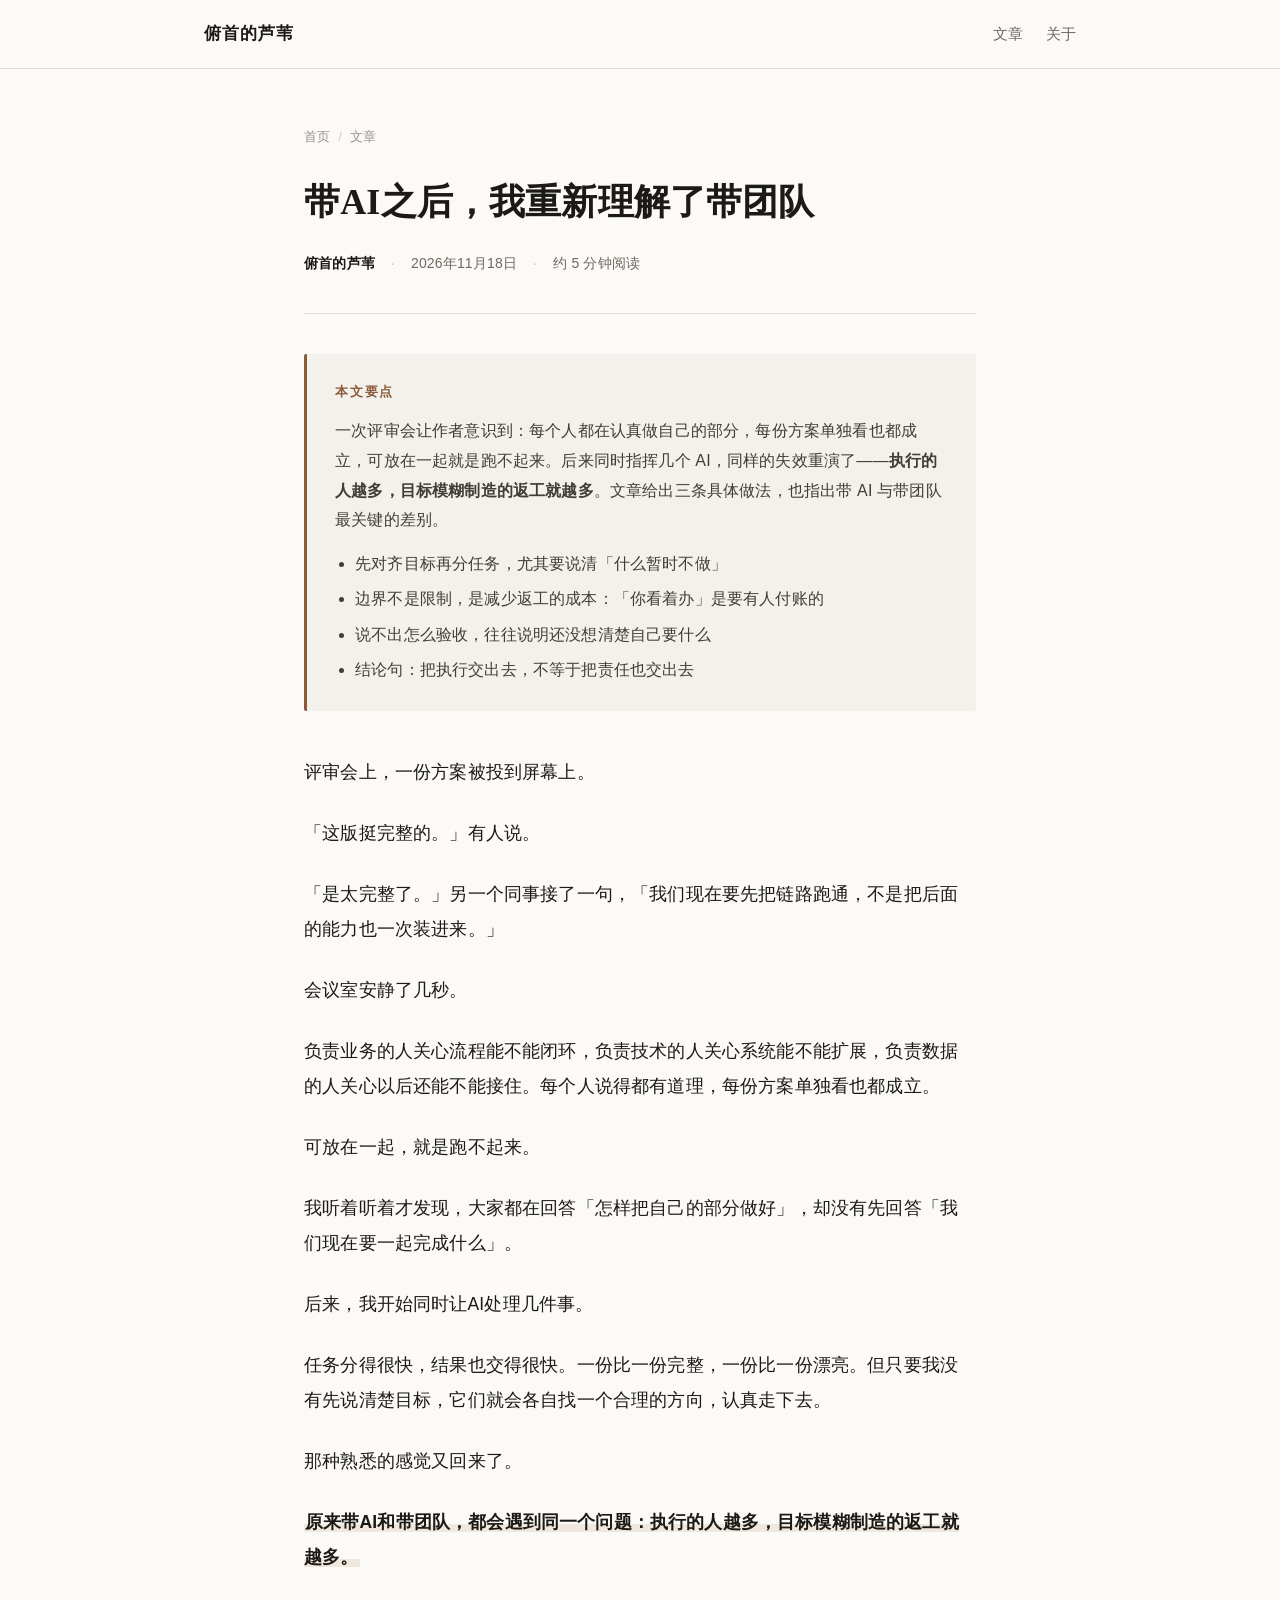
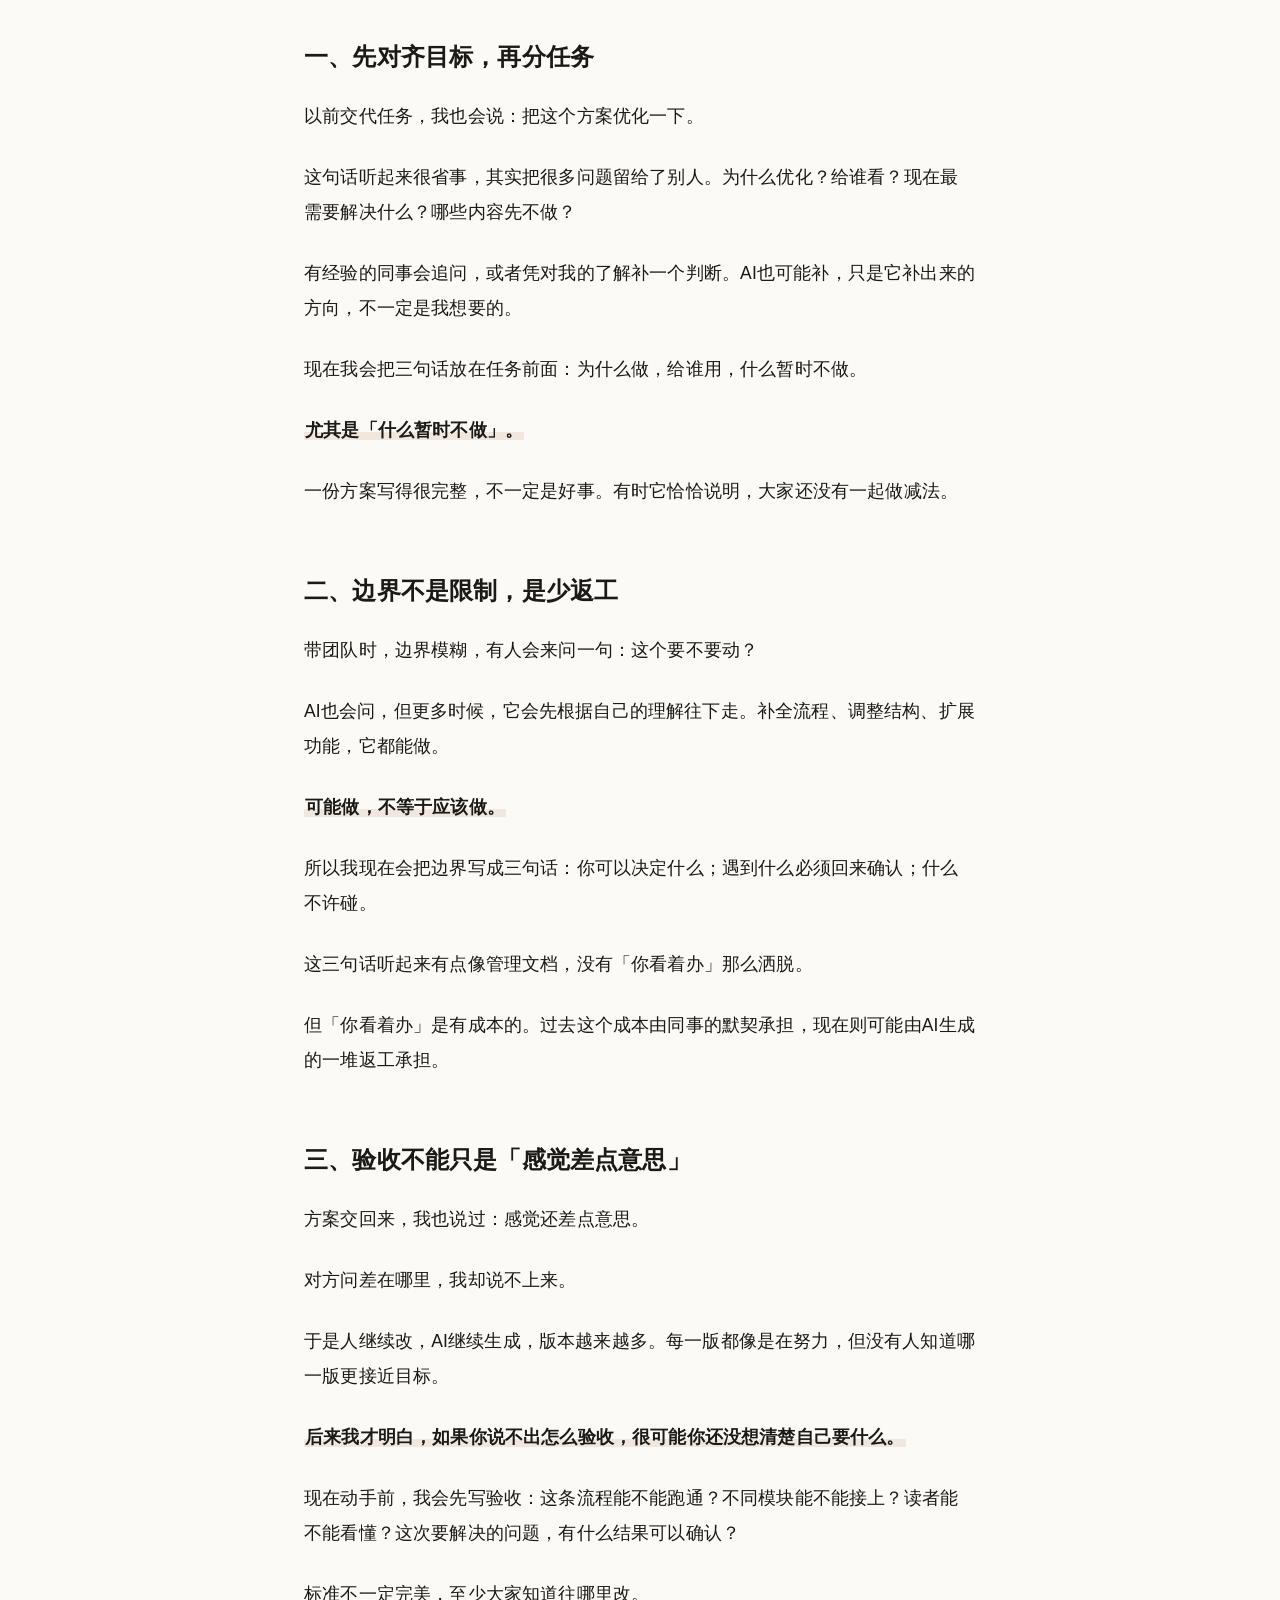
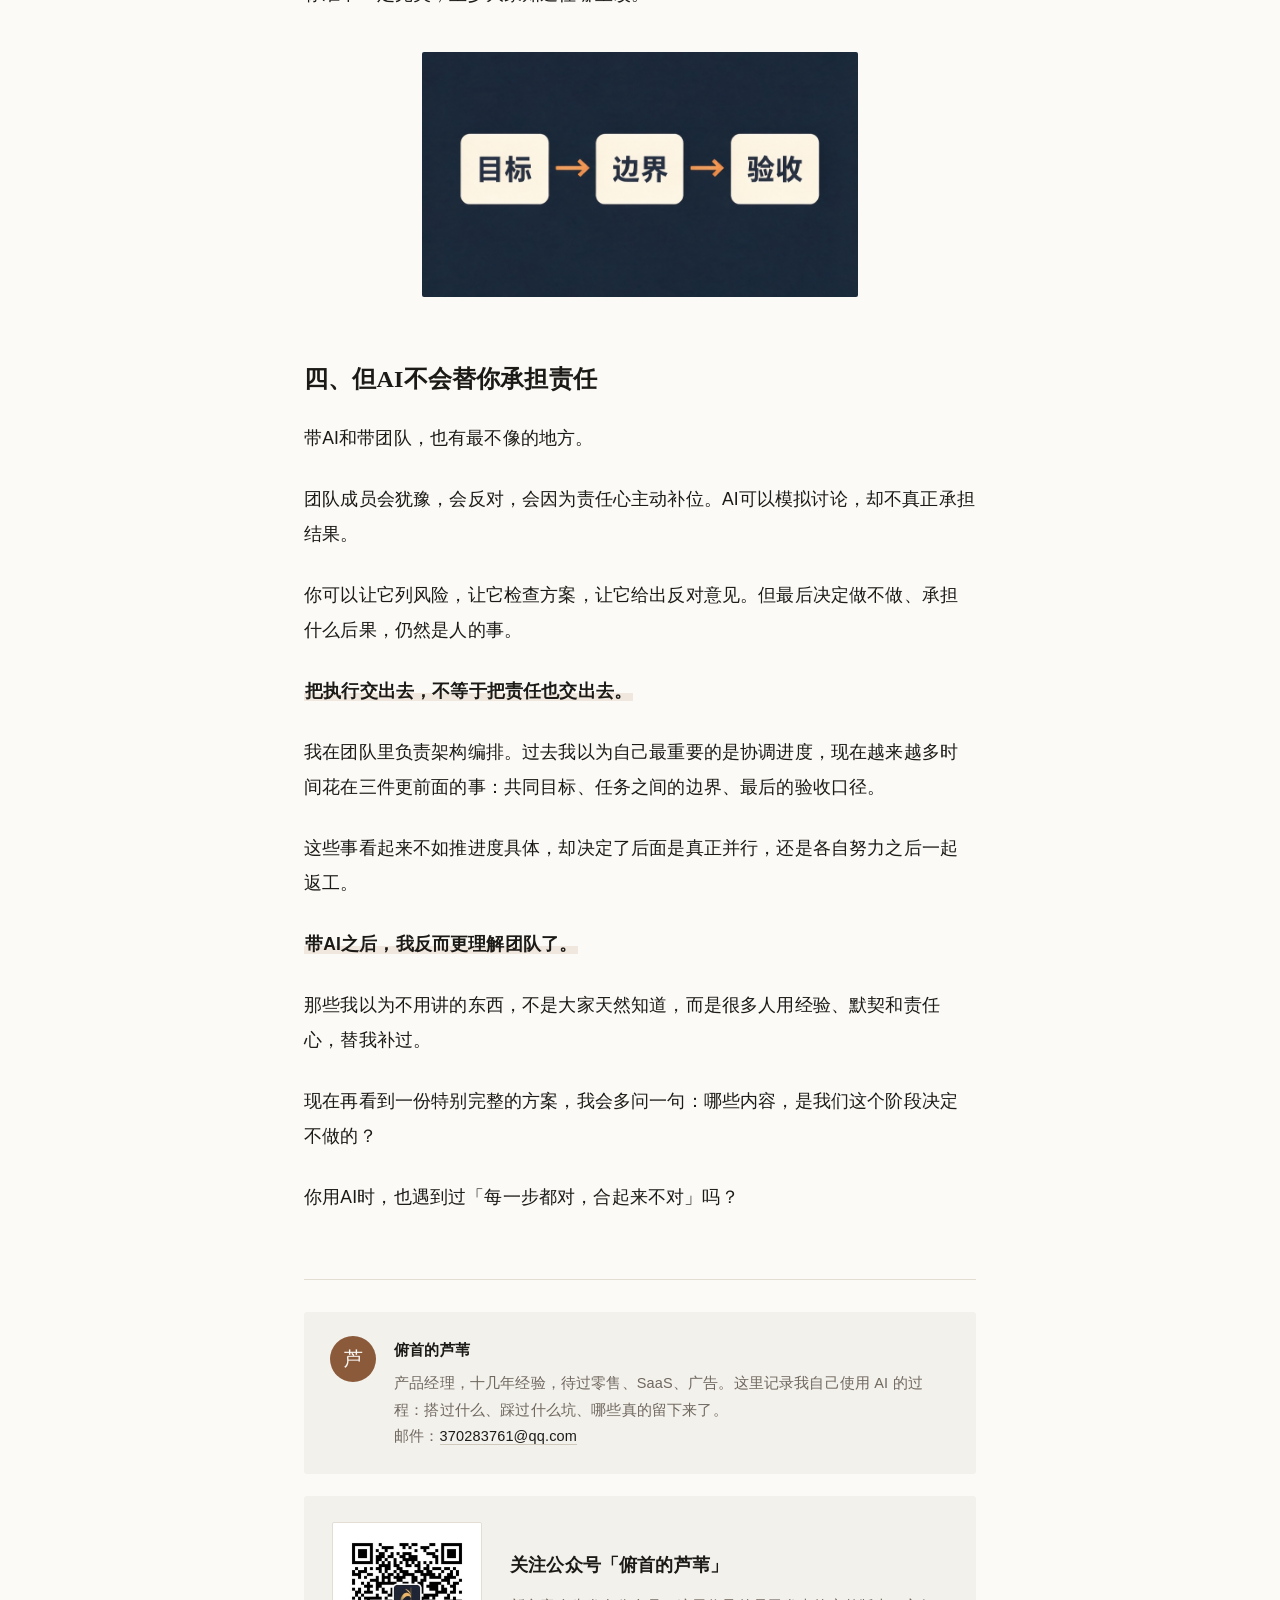
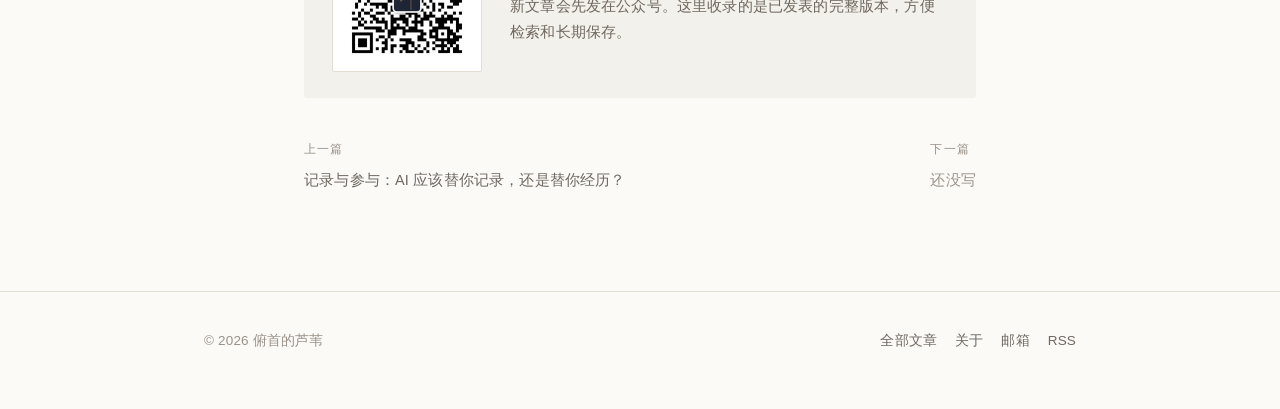
<file: articles/ai-and-teams.html>
<!DOCTYPE html>
<html lang="zh-CN">
<head>
<meta charset="utf-8">
<meta name="viewport" content="width=device-width, initial-scale=1">
<title>带AI之后，我重新理解了带团队｜俯首的芦苇</title>
<meta name="description" content="几个AI同时开工，方案一份比一份完整，合起来却跑不起来。带AI和带团队撞上同一个问题：执行的人越多，目标模糊制造的返工就越多。三条具体做法：先对齐目标、把边界说清、动手前写验收。">
<meta name="author" content="俯首的芦苇">
<meta name="keywords" content="带AI, 带团队, 目标对齐, 任务边界, 验收标准, 架构编排, AI协作, 返工">
<link rel="canonical" href="https://370283761.github.io/fushou-site/articles/ai-and-teams.html">
<meta name="robots" content="index, follow, max-image-preview:large, max-snippet:-1">

<meta property="og:type" content="article">
<meta property="og:site_name" content="俯首的芦苇">
<meta property="og:locale" content="zh_CN">
<meta property="og:title" content="带AI之后，我重新理解了带团队">
<meta property="og:description" content="执行的人越多，目标模糊制造的返工就越多。把执行交出去，不等于把责任也交出去。">
<meta property="og:url" content="https://370283761.github.io/fushou-site/articles/ai-and-teams.html">
<meta property="og:image" content="https://370283761.github.io/fushou-site/assets/img/cover-ai-teams.jpg">
<meta property="og:image:width" content="1200">
<meta property="og:image:height" content="511">
<meta property="article:published_time" content="2026-11-18">
<meta property="article:author" content="俯首的芦苇">
<meta name="twitter:card" content="summary_large_image">
<meta name="twitter:title" content="带AI之后，我重新理解了带团队">
<meta name="twitter:description" content="执行的人越多，目标模糊制造的返工就越多。">
<meta name="twitter:image" content="https://370283761.github.io/fushou-site/assets/img/cover-ai-teams.jpg">

<link rel="stylesheet" href="../assets/style.css">
<link rel="alternate" type="application/rss+xml" title="俯首的芦苇" href="../feed.xml">
<link rel="alternate" type="text/plain" title="llms.txt" href="../llms.txt">

<script type="application/ld+json">
{
  "@context": "https://schema.org",
  "@graph": [
    {
      "@type": "BlogPosting",
      "@id": "https://370283761.github.io/fushou-site/articles/ai-and-teams.html#article",
      "headline": "带AI之后，我重新理解了带团队",
      "description": "一次评审会让作者意识到，所有人都在认真做自己的部分，合起来却跑不通。开始同时指挥几个 AI 之后，同样的失效重演：执行的人越多，目标模糊制造的返工就越多。",
      "image": "https://370283761.github.io/fushou-site/assets/img/cover-ai-teams.jpg",
      "inLanguage": "zh-CN",
      "datePublished": "2026-11-18",
      "dateModified": "2026-11-18",
      "wordCount": 1349,
      "author": {
        "@type": "Person",
        "name": "俯首的芦苇",
        "jobTitle": "产品经理",
        "url": "https://370283761.github.io/fushou-site/about.html"
      },
      "publisher": {
        "@type": "Organization",
        "name": "俯首的芦苇",
        "url": "https://370283761.github.io/fushou-site/"
      },
      "mainEntityOfPage": "https://370283761.github.io/fushou-site/articles/ai-and-teams.html",
      "keywords": ["带AI", "带团队", "目标对齐", "任务边界", "验收标准", "架构编排", "返工"],
      "about": [
        { "@type": "Thing", "name": "人机协作" },
        { "@type": "Thing", "name": "团队管理" }
      ],
      "isPartOf": { "@id": "https://370283761.github.io/fushou-site/#blog" }
    },
    {
      "@type": "BreadcrumbList",
      "itemListElement": [
        { "@type": "ListItem", "position": 1, "name": "首页", "item": "https://370283761.github.io/fushou-site/" },
        { "@type": "ListItem", "position": 2, "name": "文章", "item": "https://370283761.github.io/fushou-site/articles/" },
        { "@type": "ListItem", "position": 3, "name": "带AI之后，我重新理解了带团队" }
      ]
    }
  ]
}
</script>
</head>
<body>

<header class="site-header">
  <div class="wrap-wide inner">
    <a class="brand" href="../index.html">俯首的芦苇</a>
    <nav class="nav" aria-label="主导航">
      <a href="index.html">文章</a>
      <a href="../about.html">关于</a>
    </nav>
  </div>
</header>

<main>
  <div class="wrap">
    <article>

      <header class="article-head">
        <div class="crumb">
          <a href="../index.html">首页</a><span class="sep">/</span><a href="index.html">文章</a>
        </div>
        <h1>带AI之后，我重新理解了带团队</h1>
        <div class="byline">
          <span class="author">俯首的芦苇</span>
          <span class="dot">·</span>
          <time datetime="2026-11-18">2026年11月18日</time>
          <span class="dot">·</span>
          <span>约 5 分钟阅读</span>
        </div>
      </header>

      <div class="summary-card">
        <h2>本文要点</h2>
        <p>一次评审会让作者意识到：每个人都在认真做自己的部分，每份方案单独看也都成立，可放在一起就是跑不起来。后来同时指挥几个 AI，同样的失效重演了——<strong>执行的人越多，目标模糊制造的返工就越多</strong>。文章给出三条具体做法，也指出带 AI 与带团队最关键的差别。</p>
        <ul>
          <li>先对齐目标再分任务，尤其要说清「什么暂时不做」</li>
          <li>边界不是限制，是减少返工的成本：「你看着办」是要有人付账的</li>
          <li>说不出怎么验收，往往说明还没想清楚自己要什么</li>
          <li>结论句：把执行交出去，不等于把责任也交出去</li>
        </ul>
      </div>

      <div class="prose">

        <p>评审会上，一份方案被投到屏幕上。</p>
        <p>「这版挺完整的。」有人说。</p>
        <p>「是太完整了。」另一个同事接了一句，「我们现在要先把链路跑通，不是把后面的能力也一次装进来。」</p>
        <p>会议室安静了几秒。</p>
        <p>负责业务的人关心流程能不能闭环，负责技术的人关心系统能不能扩展，负责数据的人关心以后还能不能接住。每个人说得都有道理，每份方案单独看也都成立。</p>
        <p>可放在一起，就是跑不起来。</p>
        <p>我听着听着才发现，大家都在回答「怎样把自己的部分做好」，却没有先回答「我们现在要一起完成什么」。</p>
        <p>后来，我开始同时让AI处理几件事。</p>
        <p>任务分得很快，结果也交得很快。一份比一份完整，一份比一份漂亮。但只要我没有先说清楚目标，它们就会各自找一个合理的方向，认真走下去。</p>
        <p>那种熟悉的感觉又回来了。</p>
        <p><strong>原来带AI和带团队，都会遇到同一个问题：执行的人越多，目标模糊制造的返工就越多。</strong></p>
        <h2>一、先对齐目标，再分任务</h2>
        <p>以前交代任务，我也会说：把这个方案优化一下。</p>
        <p>这句话听起来很省事，其实把很多问题留给了别人。为什么优化？给谁看？现在最需要解决什么？哪些内容先不做？</p>
        <p>有经验的同事会追问，或者凭对我的了解补一个判断。AI也可能补，只是它补出来的方向，不一定是我想要的。</p>
        <p>现在我会把三句话放在任务前面：为什么做，给谁用，什么暂时不做。</p>
        <p><strong>尤其是「什么暂时不做」。</strong></p>
        <p>一份方案写得很完整，不一定是好事。有时它恰恰说明，大家还没有一起做减法。</p>
        <h2>二、边界不是限制，是少返工</h2>
        <p>带团队时，边界模糊，有人会来问一句：这个要不要动？</p>
        <p>AI也会问，但更多时候，它会先根据自己的理解往下走。补全流程、调整结构、扩展功能，它都能做。</p>
        <p><strong>可能做，不等于应该做。</strong></p>
        <p>所以我现在会把边界写成三句话：你可以决定什么；遇到什么必须回来确认；什么不许碰。</p>
        <p>这三句话听起来有点像管理文档，没有「你看着办」那么洒脱。</p>
        <p>但「你看着办」是有成本的。过去这个成本由同事的默契承担，现在则可能由AI生成的一堆返工承担。</p>
        <h2>三、验收不能只是「感觉差点意思」</h2>
        <p>方案交回来，我也说过：感觉还差点意思。</p>
        <p>对方问差在哪里，我却说不上来。</p>
        <p>于是人继续改，AI继续生成，版本越来越多。每一版都像是在努力，但没有人知道哪一版更接近目标。</p>
        <p><strong>后来我才明白，如果你说不出怎么验收，很可能你还没想清楚自己要什么。</strong></p>
        <p>现在动手前，我会先写验收：这条流程能不能跑通？不同模块能不能接上？读者能不能看懂？这次要解决的问题，有什么结果可以确认？</p>
        <p>标准不一定完美，至少大家知道往哪里改。</p>

        <figure>
          <img src="../assets/img/goal-boundary-acceptance.jpg" alt="目标、边界、验收三个横向节点的流程图：目标对应为什么做、给谁用、什么暂时不做；边界对应能决定什么、何时回来确认、什么不许碰；验收对应如何确认完成" width="1000" height="562" loading="lazy">
        </figure>

        <h2>四、但AI不会替你承担责任</h2>
        <p>带AI和带团队，也有最不像的地方。</p>
        <p>团队成员会犹豫，会反对，会因为责任心主动补位。AI可以模拟讨论，却不真正承担结果。</p>
        <p>你可以让它列风险，让它检查方案，让它给出反对意见。但最后决定做不做、承担什么后果，仍然是人的事。</p>
        <p><strong>把执行交出去，不等于把责任也交出去。</strong></p>
        <p>我在团队里负责架构编排。过去我以为自己最重要的是协调进度，现在越来越多时间花在三件更前面的事：共同目标、任务之间的边界、最后的验收口径。</p>
        <p>这些事看起来不如推进度具体，却决定了后面是真正并行，还是各自努力之后一起返工。</p>
        <p><strong>带AI之后，我反而更理解团队了。</strong></p>
        <p>那些我以为不用讲的东西，不是大家天然知道，而是很多人用经验、默契和责任心，替我补过。</p>
        <p>现在再看到一份特别完整的方案，我会多问一句：哪些内容，是我们这个阶段决定不做的？</p>
        <p>你用AI时，也遇到过「每一步都对，合起来不对」吗？</p>
      </div>

      <footer class="article-foot">
        <div class="author-box">
          <div class="avatar" aria-hidden="true">芦</div>
          <div class="info">
            <p class="name">俯首的芦苇</p>
            <p>产品经理，十几年经验，待过零售、SaaS、广告。这里记录我自己使用 AI 的过程：搭过什么、踩过什么坑、哪些真的留下来了。</p>
            <p>邮件：<a href="mailto:370283761@qq.com">370283761@qq.com</a></p>
          </div>
        </div>

        <div class="qr-card">
          <img src="../assets/wechat-qr.png" alt="俯首的芦苇 微信公众号二维码" width="150" height="150">
          <div class="qr-text">
            <h3>关注公众号「俯首的芦苇」</h3>
            <p>新文章会先发在公众号。这里收录的是已发表的完整版本，方便检索和长期保存。</p>
          </div>
        </div>

        <nav class="pager" aria-label="文章导航">
          <a href="record-and-participate.html">
            <span class="label">上一篇</span>
            记录与参与：AI 应该替你记录，还是替你经历？
          </a>
          <span class="empty">
            <span class="label">下一篇</span>
            还没写
          </span>
        </nav>
      </footer>

    </article>
  </div>
</main>

<footer class="site-footer">
  <div class="wrap-wide inner">
    <span>© 2026 俯首的芦苇</span>
    <span class="links">
      <a href="index.html">全部文章</a>
      <a href="../about.html">关于</a>
      <a href="mailto:370283761@qq.com">邮箱</a>
      <a href="../feed.xml">RSS</a>
    </span>
  </div>
</footer>

</body>
</html>
</file>
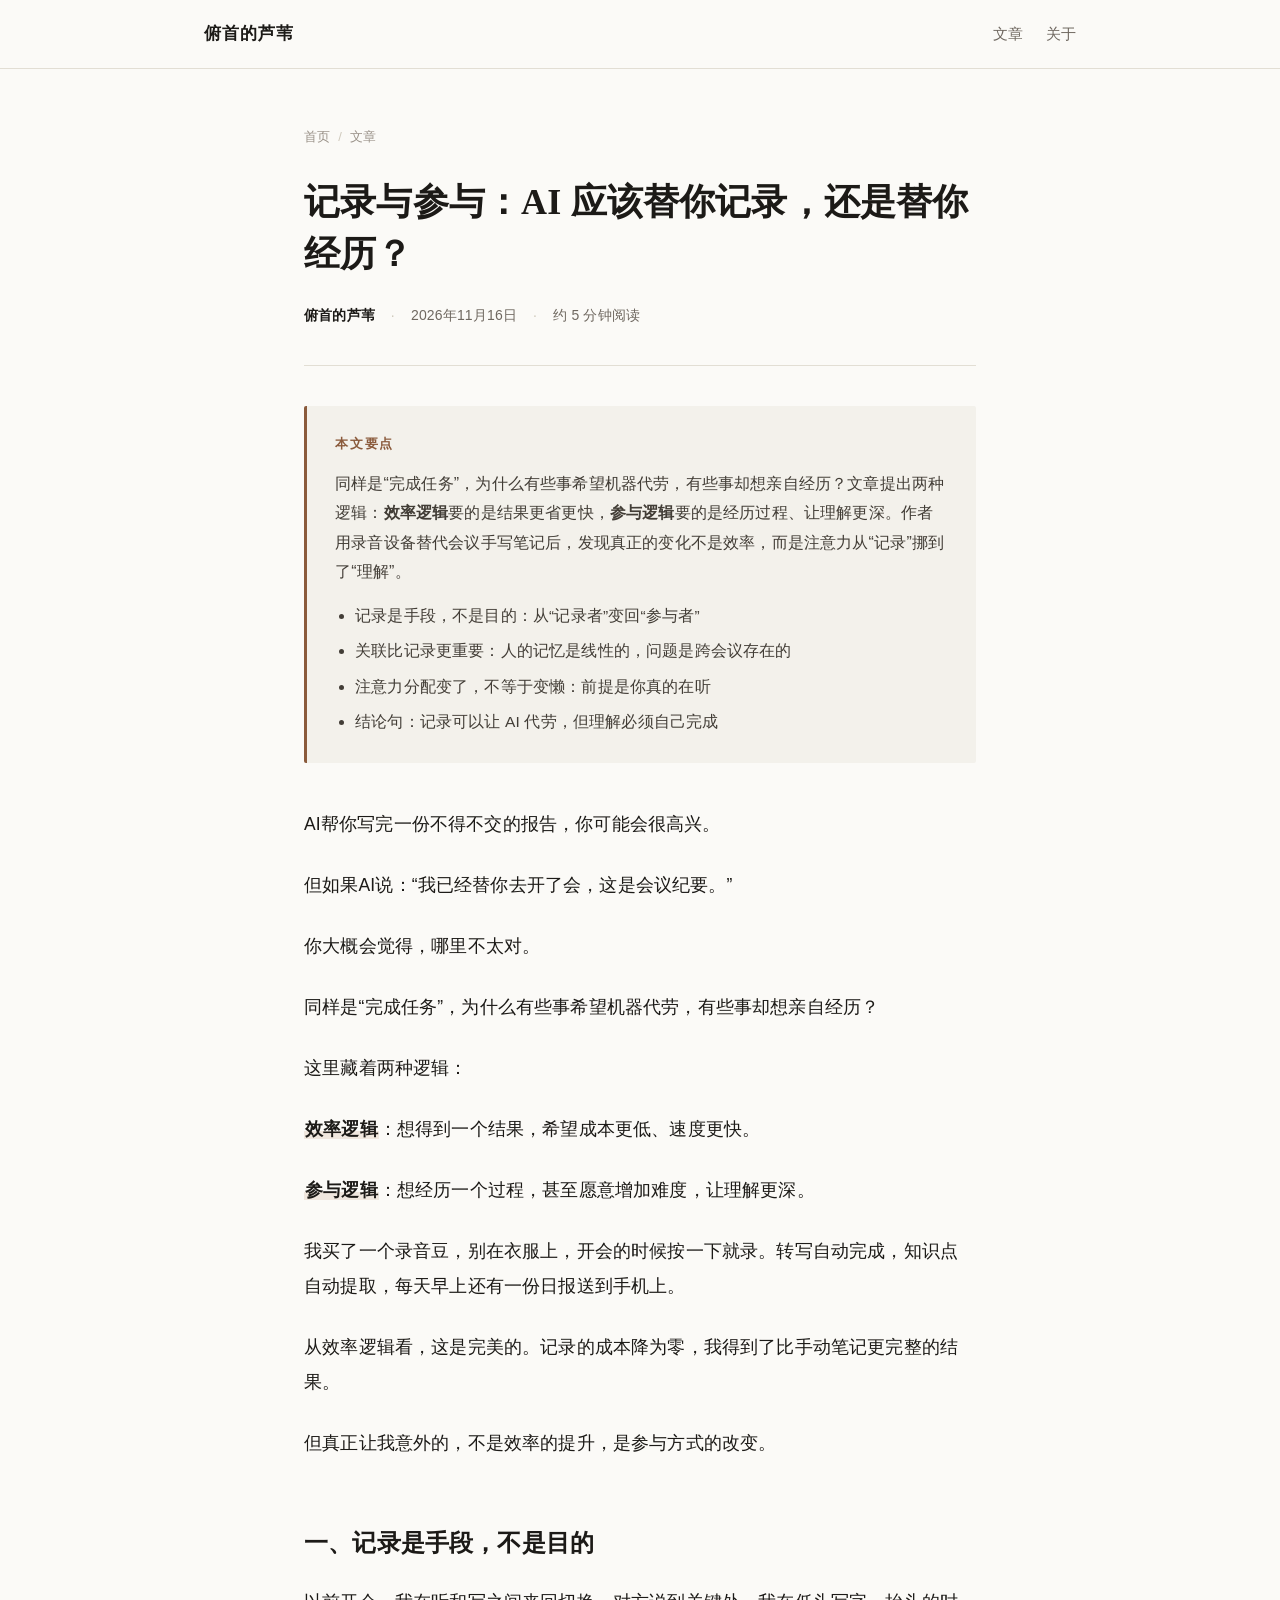
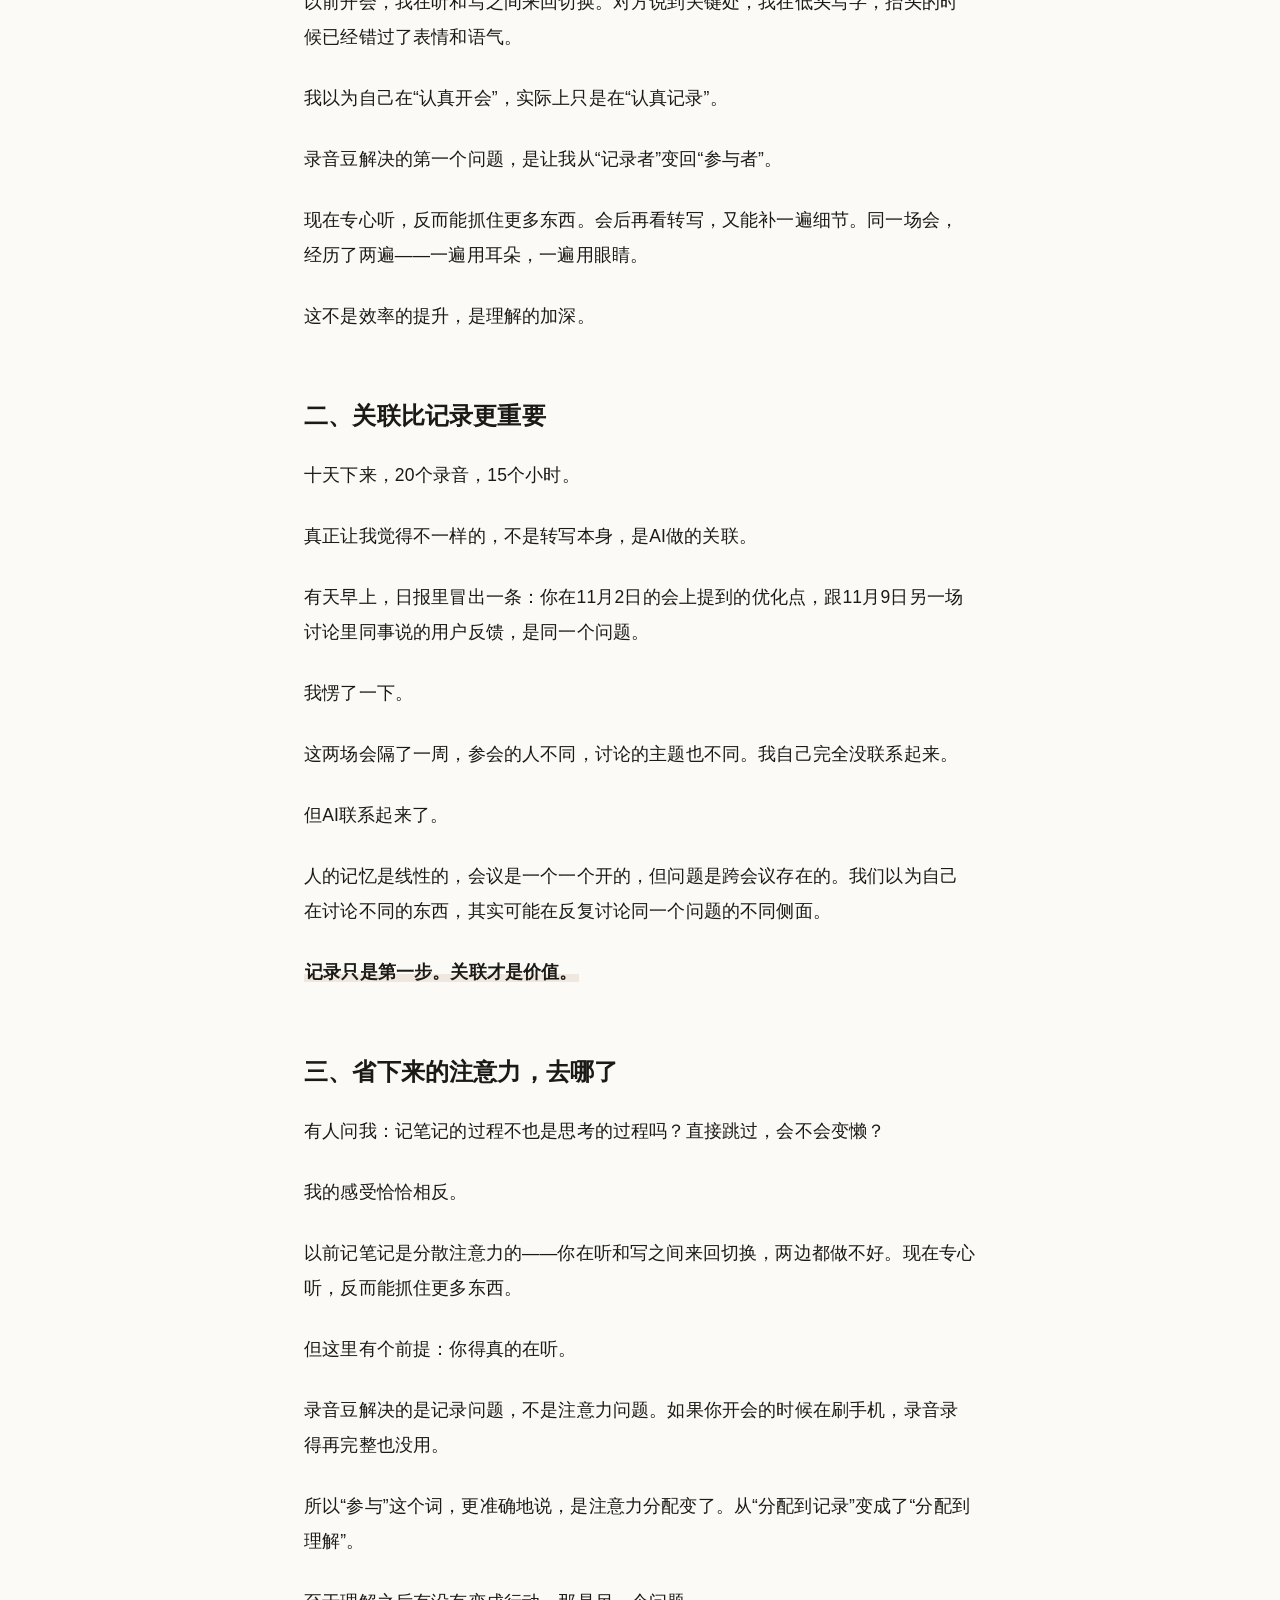
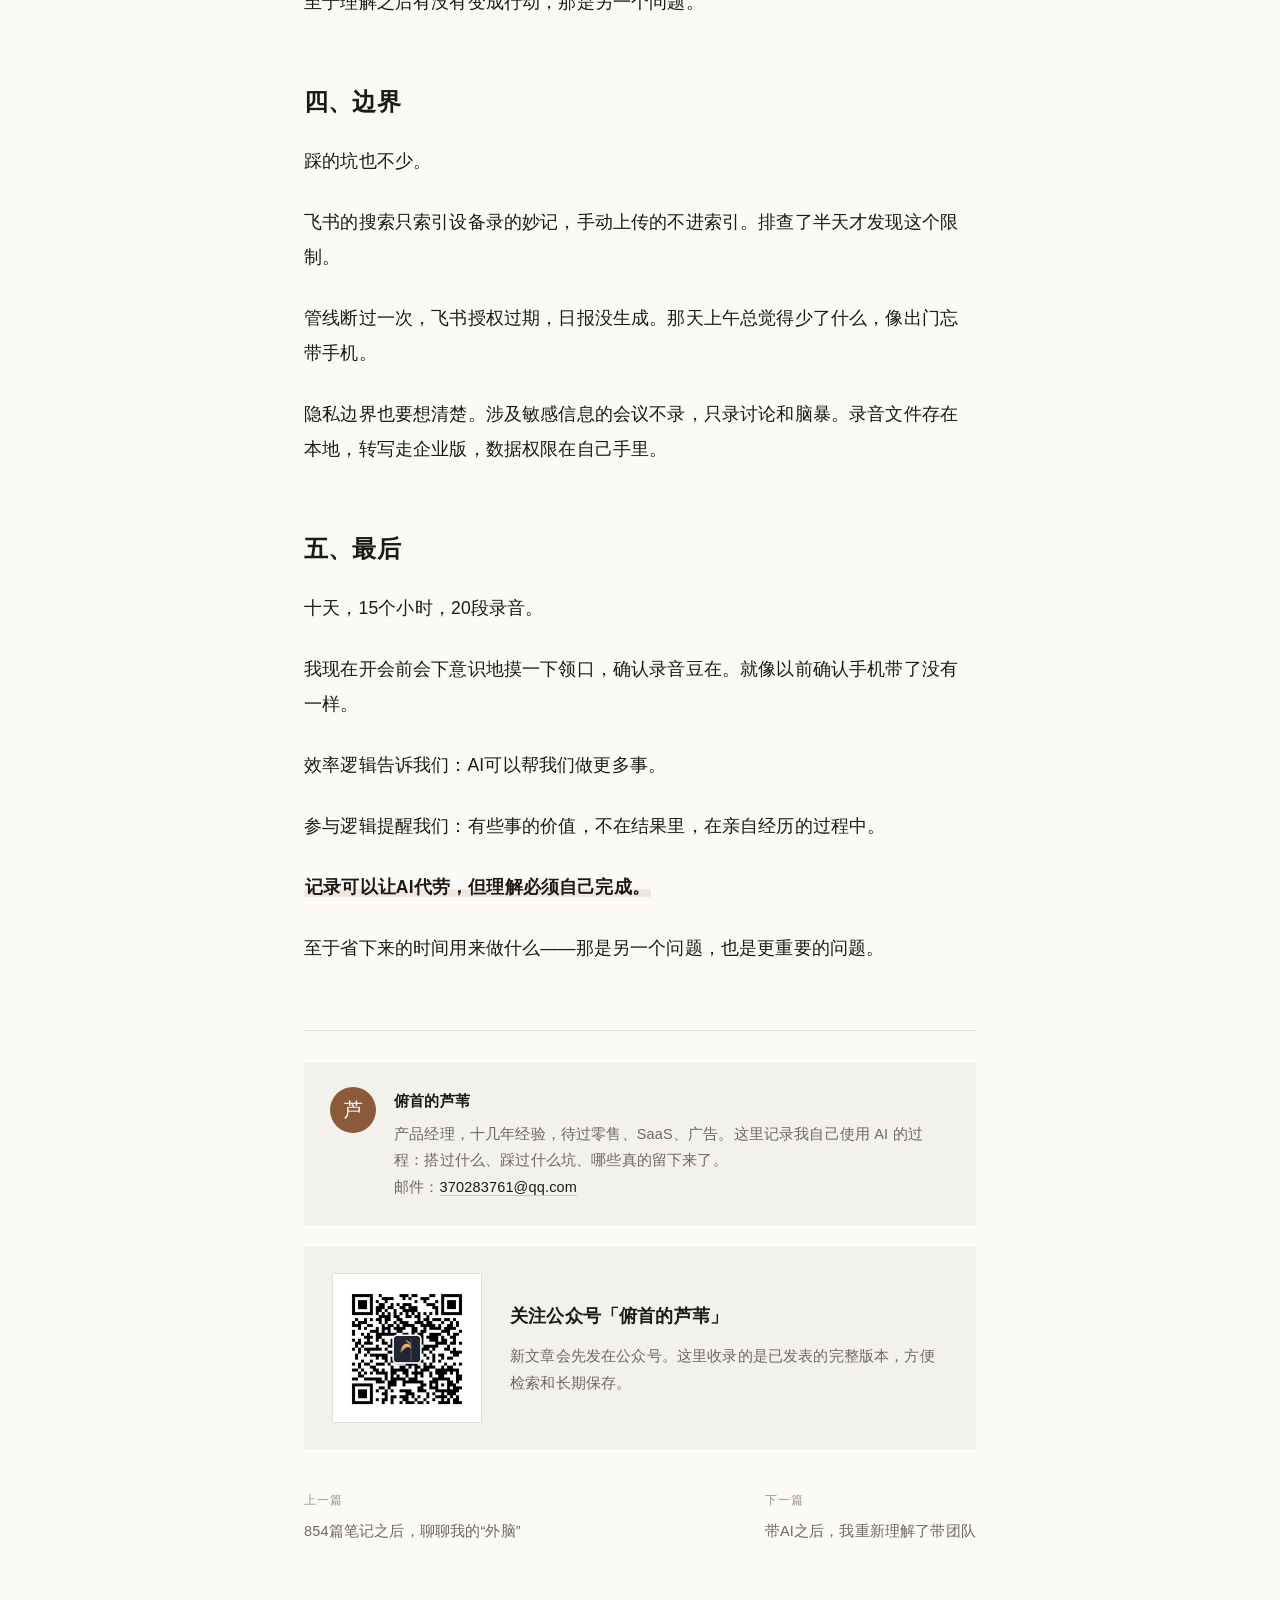
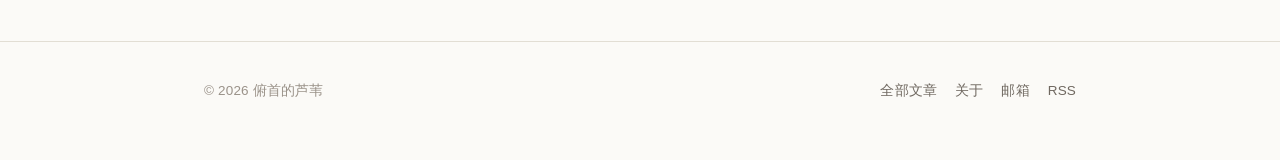
<file: articles/record-and-participate.html>
<!DOCTYPE html>
<html lang="zh-CN">
<head>
<meta charset="utf-8">
<meta name="viewport" content="width=device-width, initial-scale=1">
<title>记录与参与：AI 应该替你记录，还是替你经历？｜俯首的芦苇</title>
<meta name="description" content="用录音设备替换会议手写笔记后，作者发现真正的变化不是效率提升，而是注意力分配的改变。区分“效率逻辑”与“参与逻辑”：记录可以让 AI 代劳，但理解必须自己完成。">
<meta name="author" content="俯首的芦苇">
<meta name="keywords" content="效率逻辑, 参与逻辑, AI替人做事, 录音转写, 会议记录, 注意力, 人机边界">
<link rel="canonical" href="https://370283761.github.io/fushou-site/articles/record-and-participate.html">
<meta name="robots" content="index, follow, max-image-preview:large, max-snippet:-1">

<meta property="og:type" content="article">
<meta property="og:site_name" content="俯首的芦苇">
<meta property="og:locale" content="zh_CN">
<meta property="og:title" content="记录与参与：AI 应该替你记录，还是替你经历？">
<meta property="og:description" content="同样是完成任务，为什么有些事希望机器代劳，有些事却想亲自经历？记录可以让 AI 代劳，但理解必须自己完成。">
<meta property="og:url" content="https://370283761.github.io/fushou-site/articles/record-and-participate.html">
<meta property="article:published_time" content="2026-11-16">
<meta property="article:author" content="俯首的芦苇">
<meta name="twitter:card" content="summary_large_image">
<meta name="twitter:title" content="记录与参与：AI 应该替你记录，还是替你经历？">
<meta name="twitter:description" content="记录可以让 AI 代劳，但理解必须自己完成。">

<link rel="stylesheet" href="../assets/style.css">
<link rel="alternate" type="application/rss+xml" title="俯首的芦苇" href="../feed.xml">
<link rel="alternate" type="text/plain" title="llms.txt" href="../llms.txt">

<script type="application/ld+json">
{
  "@context": "https://schema.org",
  "@graph": [
    {
      "@type": "BlogPosting",
      "@id": "https://370283761.github.io/fushou-site/articles/record-and-participate.html#article",
      "headline": "记录与参与：AI 应该替你记录，还是替你经历？",
      "alternativeHeadline": "记录与参与",
      "description": "用录音设备替换会议手写笔记后，作者发现真正的变化不是效率提升，而是注意力分配的改变：从分配到记录，变成分配到理解。",
      "inLanguage": "zh-CN",
      "datePublished": "2026-11-16",
      "dateModified": "2026-11-16",
      "wordCount": 1339,
      "author": {
        "@type": "Person",
        "name": "俯首的芦苇",
        "jobTitle": "产品经理",
        "url": "https://370283761.github.io/fushou-site/about.html"
      },
      "publisher": {
        "@type": "Organization",
        "name": "俯首的芦苇",
        "url": "https://370283761.github.io/fushou-site/"
      },
      "mainEntityOfPage": "https://370283761.github.io/fushou-site/articles/record-and-participate.html",
      "keywords": ["效率逻辑", "参与逻辑", "AI替人做事", "注意力分配", "会议记录", "人机边界"],
      "about": [
        { "@type": "Thing", "name": "人机分工" },
        { "@type": "Thing", "name": "注意力管理" }
      ],
      "isPartOf": { "@id": "https://370283761.github.io/fushou-site/#blog" }
    },
    {
      "@type": "BreadcrumbList",
      "itemListElement": [
        { "@type": "ListItem", "position": 1, "name": "首页", "item": "https://370283761.github.io/fushou-site/" },
        { "@type": "ListItem", "position": 2, "name": "文章", "item": "https://370283761.github.io/fushou-site/articles/" },
        { "@type": "ListItem", "position": 3, "name": "记录与参与" }
      ]
    }
  ]
}
</script>
</head>
<body>

<header class="site-header">
  <div class="wrap-wide inner">
    <a class="brand" href="../index.html">俯首的芦苇</a>
    <nav class="nav" aria-label="主导航">
      <a href="index.html">文章</a>
      <a href="../about.html">关于</a>
    </nav>
  </div>
</header>

<main>
  <div class="wrap">
    <article>

      <header class="article-head">
        <div class="crumb">
          <a href="../index.html">首页</a><span class="sep">/</span><a href="index.html">文章</a>
        </div>
        <h1>记录与参与：AI 应该替你记录，还是替你经历？</h1>
        <div class="byline">
          <span class="author">俯首的芦苇</span>
          <span class="dot">·</span>
          <time datetime="2026-11-16">2026年11月16日</time>
          <span class="dot">·</span>
          <span>约 5 分钟阅读</span>
        </div>
      </header>

      <div class="summary-card">
        <h2>本文要点</h2>
        <p>同样是“完成任务”，为什么有些事希望机器代劳，有些事却想亲自经历？文章提出两种逻辑：<strong>效率逻辑</strong>要的是结果更省更快，<strong>参与逻辑</strong>要的是经历过程、让理解更深。作者用录音设备替代会议手写笔记后，发现真正的变化不是效率，而是注意力从“记录”挪到了“理解”。</p>
        <ul>
          <li>记录是手段，不是目的：从“记录者”变回“参与者”</li>
          <li>关联比记录更重要：人的记忆是线性的，问题是跨会议存在的</li>
          <li>注意力分配变了，不等于变懒：前提是你真的在听</li>
          <li>结论句：记录可以让 AI 代劳，但理解必须自己完成</li>
        </ul>
      </div>

      <div class="prose">

        <p>AI帮你写完一份不得不交的报告，你可能会很高兴。</p>

        <p>但如果AI说：“我已经替你去开了会，这是会议纪要。”</p>

        <p>你大概会觉得，哪里不太对。</p>

        <p>同样是“完成任务”，为什么有些事希望机器代劳，有些事却想亲自经历？</p>

        <p>这里藏着两种逻辑：</p>

        <p><strong>效率逻辑</strong>：想得到一个结果，希望成本更低、速度更快。</p>

        <p><strong>参与逻辑</strong>：想经历一个过程，甚至愿意增加难度，让理解更深。</p>

        <p>我买了一个录音豆，别在衣服上，开会的时候按一下就录。转写自动完成，知识点自动提取，每天早上还有一份日报送到手机上。</p>

        <p>从效率逻辑看，这是完美的。记录的成本降为零，我得到了比手动笔记更完整的结果。</p>

        <p>但真正让我意外的，不是效率的提升，是参与方式的改变。</p>

        <h2>一、记录是手段，不是目的</h2>

        <p>以前开会，我在听和写之间来回切换。对方说到关键处，我在低头写字，抬头的时候已经错过了表情和语气。</p>

        <p>我以为自己在“认真开会”，实际上只是在“认真记录”。</p>

        <p>录音豆解决的第一个问题，是让我从“记录者”变回“参与者”。</p>

        <p>现在专心听，反而能抓住更多东西。会后再看转写，又能补一遍细节。同一场会，经历了两遍——一遍用耳朵，一遍用眼睛。</p>

        <p>这不是效率的提升，是理解的加深。</p>

        <h2>二、关联比记录更重要</h2>

        <p>十天下来，20个录音，15个小时。</p>

        <p>真正让我觉得不一样的，不是转写本身，是AI做的关联。</p>

        <p>有天早上，日报里冒出一条：你在11月2日的会上提到的优化点，跟11月9日另一场讨论里同事说的用户反馈，是同一个问题。</p>

        <p>我愣了一下。</p>

        <p>这两场会隔了一周，参会的人不同，讨论的主题也不同。我自己完全没联系起来。</p>

        <p>但AI联系起来了。</p>

        <p>人的记忆是线性的，会议是一个一个开的，但问题是跨会议存在的。我们以为自己在讨论不同的东西，其实可能在反复讨论同一个问题的不同侧面。</p>

        <p><strong>记录只是第一步。关联才是价值。</strong></p>

        <h2>三、省下来的注意力，去哪了</h2>

        <p>有人问我：记笔记的过程不也是思考的过程吗？直接跳过，会不会变懒？</p>

        <p>我的感受恰恰相反。</p>

        <p>以前记笔记是分散注意力的——你在听和写之间来回切换，两边都做不好。现在专心听，反而能抓住更多东西。</p>

        <p>但这里有个前提：你得真的在听。</p>

        <p>录音豆解决的是记录问题，不是注意力问题。如果你开会的时候在刷手机，录音录得再完整也没用。</p>

        <p>所以“参与”这个词，更准确地说，是注意力分配变了。从“分配到记录”变成了“分配到理解”。</p>

        <p>至于理解之后有没有变成行动，那是另一个问题。</p>

        <h2>四、边界</h2>

        <p>踩的坑也不少。</p>

        <p>飞书的搜索只索引设备录的妙记，手动上传的不进索引。排查了半天才发现这个限制。</p>

        <p>管线断过一次，飞书授权过期，日报没生成。那天上午总觉得少了什么，像出门忘带手机。</p>

        <p>隐私边界也要想清楚。涉及敏感信息的会议不录，只录讨论和脑暴。录音文件存在本地，转写走企业版，数据权限在自己手里。</p>

        <h2>五、最后</h2>

        <p>十天，15个小时，20段录音。</p>

        <p>我现在开会前会下意识地摸一下领口，确认录音豆在。就像以前确认手机带了没有一样。</p>

        <p>效率逻辑告诉我们：AI可以帮我们做更多事。</p>

        <p>参与逻辑提醒我们：有些事的价值，不在结果里，在亲自经历的过程中。</p>

        <p><strong>记录可以让AI代劳，但理解必须自己完成。</strong></p>

        <p>至于省下来的时间用来做什么——那是另一个问题，也是更重要的问题。</p>

      </div>

      <footer class="article-foot">
        <div class="author-box">
          <div class="avatar" aria-hidden="true">芦</div>
          <div class="info">
            <p class="name">俯首的芦苇</p>
            <p>产品经理，十几年经验，待过零售、SaaS、广告。这里记录我自己使用 AI 的过程：搭过什么、踩过什么坑、哪些真的留下来了。</p>
            <p>邮件：<a href="mailto:370283761@qq.com">370283761@qq.com</a></p>
          </div>
        </div>

        <div class="qr-card">
          <img src="../assets/wechat-qr.png" alt="俯首的芦苇 微信公众号二维码" width="150" height="150">
          <div class="qr-text">
            <h3>关注公众号「俯首的芦苇」</h3>
            <p>新文章会先发在公众号。这里收录的是已发表的完整版本，方便检索和长期保存。</p>
          </div>
        </div>

        <nav class="pager" aria-label="文章导航">
          <a href="854-notes-external-brain.html">
            <span class="label">上一篇</span>
            854篇笔记之后，聊聊我的“外脑”
          </a>
          <a href="ai-and-teams.html">
            <span class="label">下一篇</span>
            带AI之后，我重新理解了带团队
          </a>
        </nav>
      </footer>

    </article>
  </div>
</main>

<footer class="site-footer">
  <div class="wrap-wide inner">
    <span>© 2026 俯首的芦苇</span>
    <span class="links">
      <a href="index.html">全部文章</a>
      <a href="../about.html">关于</a>
      <a href="mailto:370283761@qq.com">邮箱</a>
      <a href="../feed.xml">RSS</a>
    </span>
  </div>
</footer>

</body>
</html>
</file>
<file: assets/style.css>
/* 俯首的芦苇 · 个人网站
   布局优先：正文直出、可被解析、阅读优先 */

:root {
  --ink: #1c1a17;
  --ink-2: #423d36;
  --ink-3: #6f6860;
  --ink-4: #9a9289;
  --paper: #fbfaf7;
  --paper-2: #f3f1eb;
  --line: #e2ded4;
  --line-2: #cfc9bc;
  --accent: #8a5a3b;
  --accent-soft: #f0e7de;
  --serif: "Songti SC", "Noto Serif SC", "Source Han Serif SC", Georgia, serif;
  --sans: "PingFang SC", "Hiragino Sans GB", "Noto Sans SC", -apple-system, BlinkMacSystemFont, "Segoe UI", sans-serif;
  --mono: ui-monospace, SFMono-Regular, Menlo, Consolas, monospace;
}

* { box-sizing: border-box; }

html {
  -webkit-text-size-adjust: 100%;
  scroll-behavior: smooth;
}

body {
  margin: 0;
  background: var(--paper);
  color: var(--ink);
  font-family: var(--sans);
  font-size: 17px;
  line-height: 1.9;
  letter-spacing: 0.01em;
  -webkit-font-smoothing: antialiased;
}

/* ---------- 通用容器 ---------- */
.wrap {
  width: 100%;
  max-width: 720px;
  margin: 0 auto;
  padding: 0 24px;
}

.wrap-wide {
  width: 100%;
  max-width: 920px;
  margin: 0 auto;
  padding: 0 24px;
}

a {
  color: var(--ink);
  text-decoration: none;
  text-underline-offset: 3px;
  border-bottom: 1px solid var(--line-2);
  transition: border-color .15s ease, color .15s ease;
}

a:hover {
  color: var(--accent);
  border-bottom-color: var(--accent);
}

/* ---------- 顶部导航 ---------- */
.site-header {
  border-bottom: 1px solid var(--line);
  background: rgba(251, 250, 247, 0.92);
  backdrop-filter: saturate(180%) blur(8px);
  position: sticky;
  top: 0;
  z-index: 20;
}

.site-header .inner {
  display: flex;
  align-items: baseline;
  justify-content: space-between;
  gap: 16px;
  padding-top: 18px;
  padding-bottom: 18px;
}

.brand {
  font-size: 17px;
  font-weight: 600;
  letter-spacing: 0.06em;
  border-bottom: 0;
}

.brand:hover { border-bottom: 0; }

.nav {
  display: flex;
  gap: 22px;
  font-size: 14.5px;
  color: var(--ink-3);
}

.nav a {
  border-bottom: 0;
  color: var(--ink-3);
}

.nav a:hover,
.nav a[aria-current="page"] {
  color: var(--ink);
  border-bottom: 0;
}

.nav a[aria-current="page"] {
  font-weight: 600;
}

/* ---------- 首屏 ---------- */
.hero {
  padding: 84px 0 64px;
}

.hero .eyebrow {
  font-size: 13px;
  letter-spacing: 0.18em;
  color: var(--ink-4);
  text-transform: uppercase;
  margin: 0 0 20px;
}

.hero h1 {
  font-family: var(--serif);
  font-size: 40px;
  line-height: 1.4;
  font-weight: 600;
  letter-spacing: 0.01em;
  margin: 0 0 24px;
}

.hero .lede {
  font-size: 18px;
  line-height: 1.95;
  color: var(--ink-2);
  margin: 0 0 8px;
}

.hero .lede + .lede { margin-top: 14px; }

.hero .meta-line {
  margin-top: 32px;
  font-size: 14px;
  color: var(--ink-4);
  display: flex;
  flex-wrap: wrap;
  gap: 8px 18px;
}

/* ---------- 区块标题 ---------- */
.section {
  padding: 8px 0 72px;
}

.section-head {
  display: flex;
  align-items: baseline;
  justify-content: space-between;
  border-bottom: 1px solid var(--line);
  padding-bottom: 12px;
  margin-bottom: 8px;
}

.section-head h2 {
  font-size: 14px;
  font-weight: 600;
  letter-spacing: 0.14em;
  color: var(--ink-3);
  margin: 0;
}

.section-head .more {
  font-size: 13.5px;
  color: var(--ink-4);
  border-bottom: 0;
}

/* ---------- 文章列表 ---------- */
.post-list {
  list-style: none;
  margin: 0;
  padding: 0;
}

.post-item {
  border-bottom: 1px solid var(--line);
}

.post-item a {
  display: block;
  padding: 30px 0 28px;
  border-bottom: 0;
}

.post-item a:hover .post-title { color: var(--accent); }

.post-date {
  font-family: var(--mono);
  font-size: 12.5px;
  letter-spacing: 0.06em;
  color: var(--ink-4);
  display: block;
  margin-bottom: 10px;
}

.post-title {
  font-family: var(--serif);
  font-size: 23px;
  line-height: 1.5;
  font-weight: 600;
  margin: 0 0 12px;
  transition: color .15s ease;
}

.post-summary {
  font-size: 15.5px;
  line-height: 1.85;
  color: var(--ink-3);
  margin: 0;
}

.post-tags {
  margin-top: 16px;
  display: flex;
  flex-wrap: wrap;
  gap: 8px;
}

.tag {
  font-size: 12px;
  color: var(--ink-3);
  background: var(--paper-2);
  border-radius: 3px;
  padding: 3px 8px;
  letter-spacing: 0.02em;
}

/* ---------- 文章页 ---------- */
.article-head {
  padding: 56px 0 36px;
  border-bottom: 1px solid var(--line);
}

.crumb {
  font-size: 13px;
  color: var(--ink-4);
  margin-bottom: 26px;
}

.crumb a { color: var(--ink-4); border-bottom: 0; }
.crumb a:hover { color: var(--accent); }
.crumb .sep { margin: 0 8px; color: var(--line-2); }

.article-head h1 {
  font-family: var(--serif);
  font-size: 36px;
  line-height: 1.45;
  font-weight: 600;
  margin: 0 0 22px;
}

.byline {
  display: flex;
  flex-wrap: wrap;
  align-items: center;
  gap: 6px 16px;
  font-size: 14px;
  color: var(--ink-3);
}

.byline .author { color: var(--ink); font-weight: 600; }
.byline .dot { color: var(--line-2); }

/* 摘要卡 */
.summary-card {
  margin: 40px 0 44px;
  padding: 26px 28px;
  background: var(--paper-2);
  border-left: 3px solid var(--accent);
  border-radius: 2px;
}

.summary-card h2 {
  font-size: 13px;
  letter-spacing: 0.14em;
  color: var(--accent);
  margin: 0 0 12px;
  font-weight: 600;
}

.summary-card p {
  margin: 0;
  font-size: 16px;
  line-height: 1.85;
  color: var(--ink-2);
}

.summary-card ul {
  margin: 14px 0 0;
  padding-left: 20px;
  font-size: 15.5px;
  line-height: 1.9;
  color: var(--ink-2);
}

.summary-card li { margin-bottom: 6px; }
.summary-card li:last-child { margin-bottom: 0; }

/* 正文 */
.prose {
  font-size: 17.5px;
  line-height: 2.0;
  color: var(--ink);
}

.prose p {
  margin: 0 0 26px;
}

.prose h2 {
  font-family: var(--serif);
  font-size: 24px;
  line-height: 1.5;
  font-weight: 600;
  margin: 56px 0 24px;
  padding-top: 8px;
}

.prose h2:first-child { margin-top: 0; }

.prose strong {
  font-weight: 600;
  color: var(--ink);
  background: linear-gradient(transparent 62%, var(--accent-soft) 62%);
  padding: 0 1px;
}

.prose ul, .prose ol {
  margin: 0 0 26px;
  padding-left: 24px;
}

.prose li { margin-bottom: 10px; }

/* 正文插图：信息图按 65% 宽居中，不通栏 */
.prose figure {
  margin: 40px 0 42px;
  text-align: center;
}

.prose figure img {
  width: 65%;
  max-width: 100%;
  height: auto;
  border-radius: 2px;
  display: block;
  margin: 0 auto;
}

.prose blockquote {
  margin: 34px 0;
  padding: 4px 0 4px 22px;
  border-left: 2px solid var(--line-2);
  color: var(--ink-2);
  font-family: var(--serif);
  font-size: 18px;
}

.prose hr {
  border: 0;
  height: 1px;
  background: var(--line);
  margin: 46px 0;
}

/* 文末 */
.article-foot {
  margin-top: 64px;
  padding-top: 32px;
  border-top: 1px solid var(--line);
}

.author-box {
  display: flex;
  gap: 18px;
  align-items: flex-start;
  padding: 24px 26px;
  background: var(--paper-2);
  border-radius: 3px;
}

.avatar {
  flex: 0 0 46px;
  width: 46px;
  height: 46px;
  border-radius: 50%;
  background: var(--accent);
  color: #fbfaf7;
  display: flex;
  align-items: center;
  justify-content: center;
  font-family: var(--serif);
  font-size: 19px;
  letter-spacing: 0;
  user-select: none;
}

.author-box .info p {
  margin: 0;
  font-size: 14.5px;
  line-height: 1.85;
  color: var(--ink-3);
}

.author-box .info .name {
  font-size: 15px;
  font-weight: 600;
  color: var(--ink);
  margin-bottom: 6px;
}

.pager {
  display: flex;
  justify-content: space-between;
  gap: 24px;
  margin-top: 40px;
  font-size: 14.5px;
}

.pager a { border-bottom: 0; color: var(--ink-3); }
.pager a:hover { color: var(--accent); }
.pager .label {
  display: block;
  font-size: 12px;
  letter-spacing: 0.1em;
  color: var(--ink-4);
  margin-bottom: 6px;
}

/* ---------- 联系方式 ---------- */
.contact-list {
  list-style: none;
  margin: 0;
  padding: 0;
}

.contact-list li {
  display: flex;
  align-items: baseline;
  gap: 14px;
  padding: 15px 0;
  border-bottom: 1px solid var(--line);
  font-size: 16px;
}

.contact-list li:first-child { border-top: 1px solid var(--line); }

.contact-list .k {
  flex: 0 0 72px;
  font-size: 14px;
  color: var(--ink-4);
  letter-spacing: 0.02em;
}

.contact-list .v { color: var(--ink); }
.contact-list .v a { border-bottom: 1px solid var(--line-2); }
.contact-list .v a:hover { border-bottom-color: var(--accent); }

/* ---------- 公众号二维码 ---------- */
.qr-card {
  display: flex;
  align-items: center;
  gap: 28px;
  margin-top: 22px;
  padding: 26px 28px;
  background: var(--paper-2);
  border-radius: 3px;
}

.qr-card img {
  flex: 0 0 auto;
  width: 150px;
  height: 150px;
  display: block;
  border-radius: 2px;
  background: #fff;
  border: 1px solid var(--line);
}

.qr-card .qr-text h3 {
  font-family: var(--serif);
  font-size: 18px;
  font-weight: 600;
  margin: 0 0 10px;
  color: var(--ink);
}

.qr-card .qr-text p {
  margin: 0;
  font-size: 14.5px;
  line-height: 1.85;
  color: var(--ink-3);
}

.pager .empty { color: var(--ink-4); border-bottom: 0; }

/* ---------- 关于页 ---------- */
.about-section {
  padding: 56px 0 0;
}

.about-section h2 {
  font-size: 13px;
  letter-spacing: 0.14em;
  color: var(--ink-4);
  margin: 0 0 18px;
  font-weight: 600;
}

.about-section + .about-section { padding-top: 46px; }

.fact-table {
  width: 100%;
  border-collapse: collapse;
  font-size: 15.5px;
}

.fact-table th,
.fact-table td {
  text-align: left;
  padding: 13px 0;
  border-bottom: 1px solid var(--line);
  vertical-align: top;
  line-height: 1.8;
}

.fact-table th {
  width: 110px;
  color: var(--ink-4);
  font-weight: 400;
  font-size: 14.5px;
  white-space: nowrap;
}

/* ---------- 页脚 ---------- */
.site-footer {
  margin-top: 96px;
  border-top: 1px solid var(--line);
  padding: 36px 0 56px;
  font-size: 13.5px;
  color: var(--ink-4);
}

.site-footer .inner {
  display: flex;
  justify-content: space-between;
  align-items: baseline;
  flex-wrap: wrap;
  gap: 12px;
}

.site-footer a { color: var(--ink-3); border-bottom: 0; }
.site-footer a:hover { color: var(--accent); }

.site-footer .links { display: flex; gap: 18px; }

/* ---------- 响应式 ---------- */
@media (max-width: 620px) {
  body { font-size: 16.5px; }
  .wrap, .wrap-wide { padding: 0 20px; }
  .hero { padding: 56px 0 44px; }
  .hero h1 { font-size: 29px; }
  .hero .lede { font-size: 16.5px; }
  .article-head { padding: 36px 0 28px; }
  .article-head h1 { font-size: 27px; }
  .prose { font-size: 17px; line-height: 1.95; }
  .prose h2 { font-size: 21px; margin-top: 44px; }
  .post-title { font-size: 20px; }
  .post-item a { padding: 24px 0; }
  .summary-card { padding: 20px 20px; margin: 32px 0 36px; }
  .pager { flex-direction: column; gap: 18px; }
  .site-footer .inner { flex-direction: column; }
  .qr-card {
    flex-direction: column;
    align-items: flex-start;
    gap: 18px;
    padding: 22px;
  }
  .qr-card img { width: 130px; height: 130px; }
  /* 手机上 65% 宽会让图内文字看不清，信息图改为通栏 */
  .prose figure { margin: 32px 0 34px; }
  .prose figure img { width: 100%; }
}

/* ---------- 打印 ---------- */
@media print {
  .site-header, .site-footer, .pager { display: none; }
  body { background: #fff; }
}
</file>
